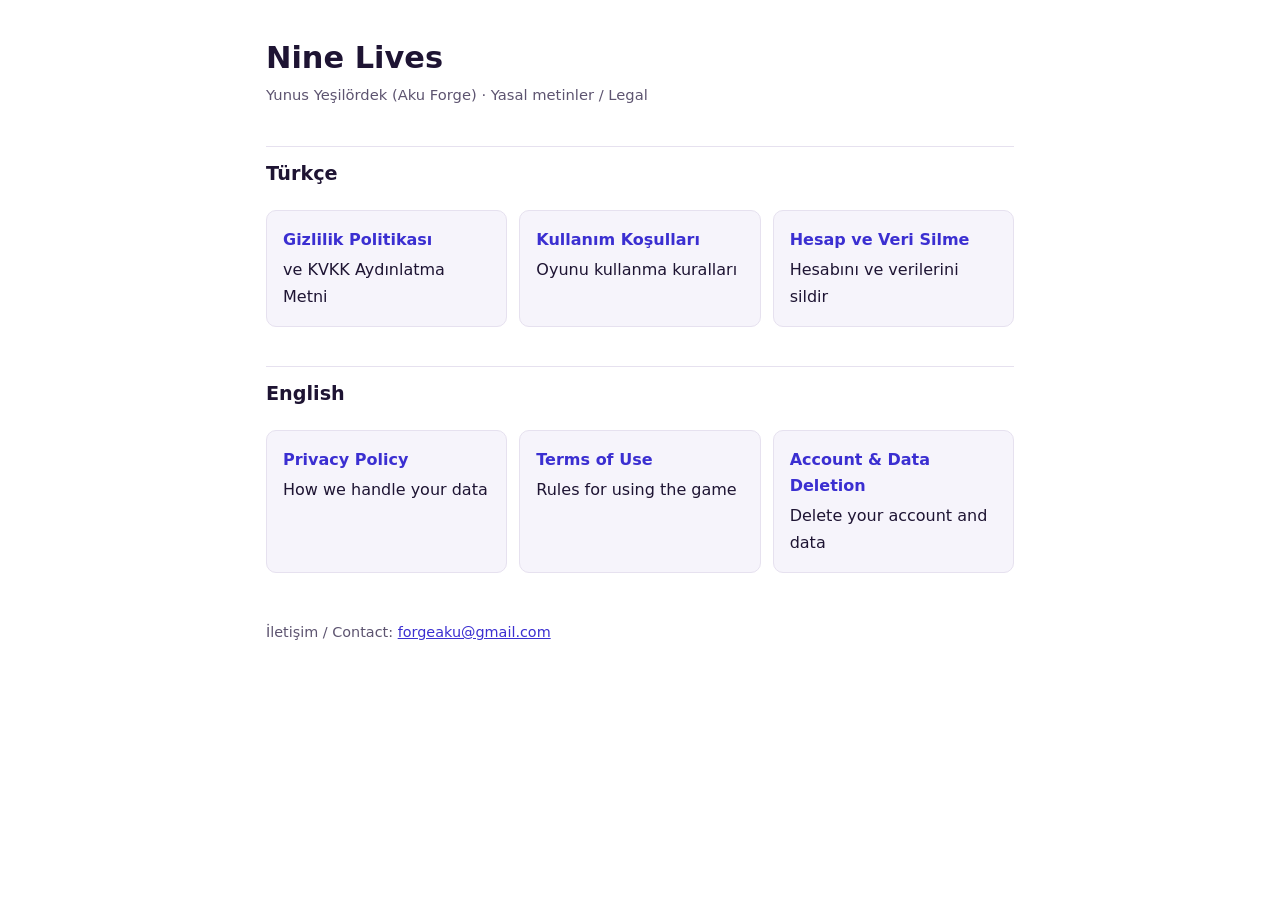
<file: index.html>
<!doctype html>
<html lang="tr">
<head>
<meta charset="utf-8">
<meta name="viewport" content="width=device-width, initial-scale=1">
<title>Nine Lives – Yasal Metinler</title>
<link rel="stylesheet" href="style.css">
</head>
<body>
<main>
  <h1>Nine Lives</h1>
  <p class="meta">Yunus Yeşilördek (Aku Forge) · Yasal metinler / Legal</p>

  <h2>Türkçe</h2>
  <div class="cards">
    <a href="gizlilik.html"><strong>Gizlilik Politikası</strong>ve KVKK Aydınlatma Metni</a>
    <a href="kosullar.html"><strong>Kullanım Koşulları</strong>Oyunu kullanma kuralları</a>
    <a href="hesap-silme.html"><strong>Hesap ve Veri Silme</strong>Hesabını ve verilerini sildir</a>
  </div>

  <h2>English</h2>
  <div class="cards">
    <a href="privacy.html"><strong>Privacy Policy</strong>How we handle your data</a>
    <a href="terms.html"><strong>Terms of Use</strong>Rules for using the game</a>
    <a href="account-deletion.html"><strong>Account &amp; Data Deletion</strong>Delete your account and data</a>
  </div>

  <footer>İletişim / Contact: <a href="mailto:forgeaku@gmail.com">forgeaku@gmail.com</a></footer>
</main>
</body>
</html>
</file>
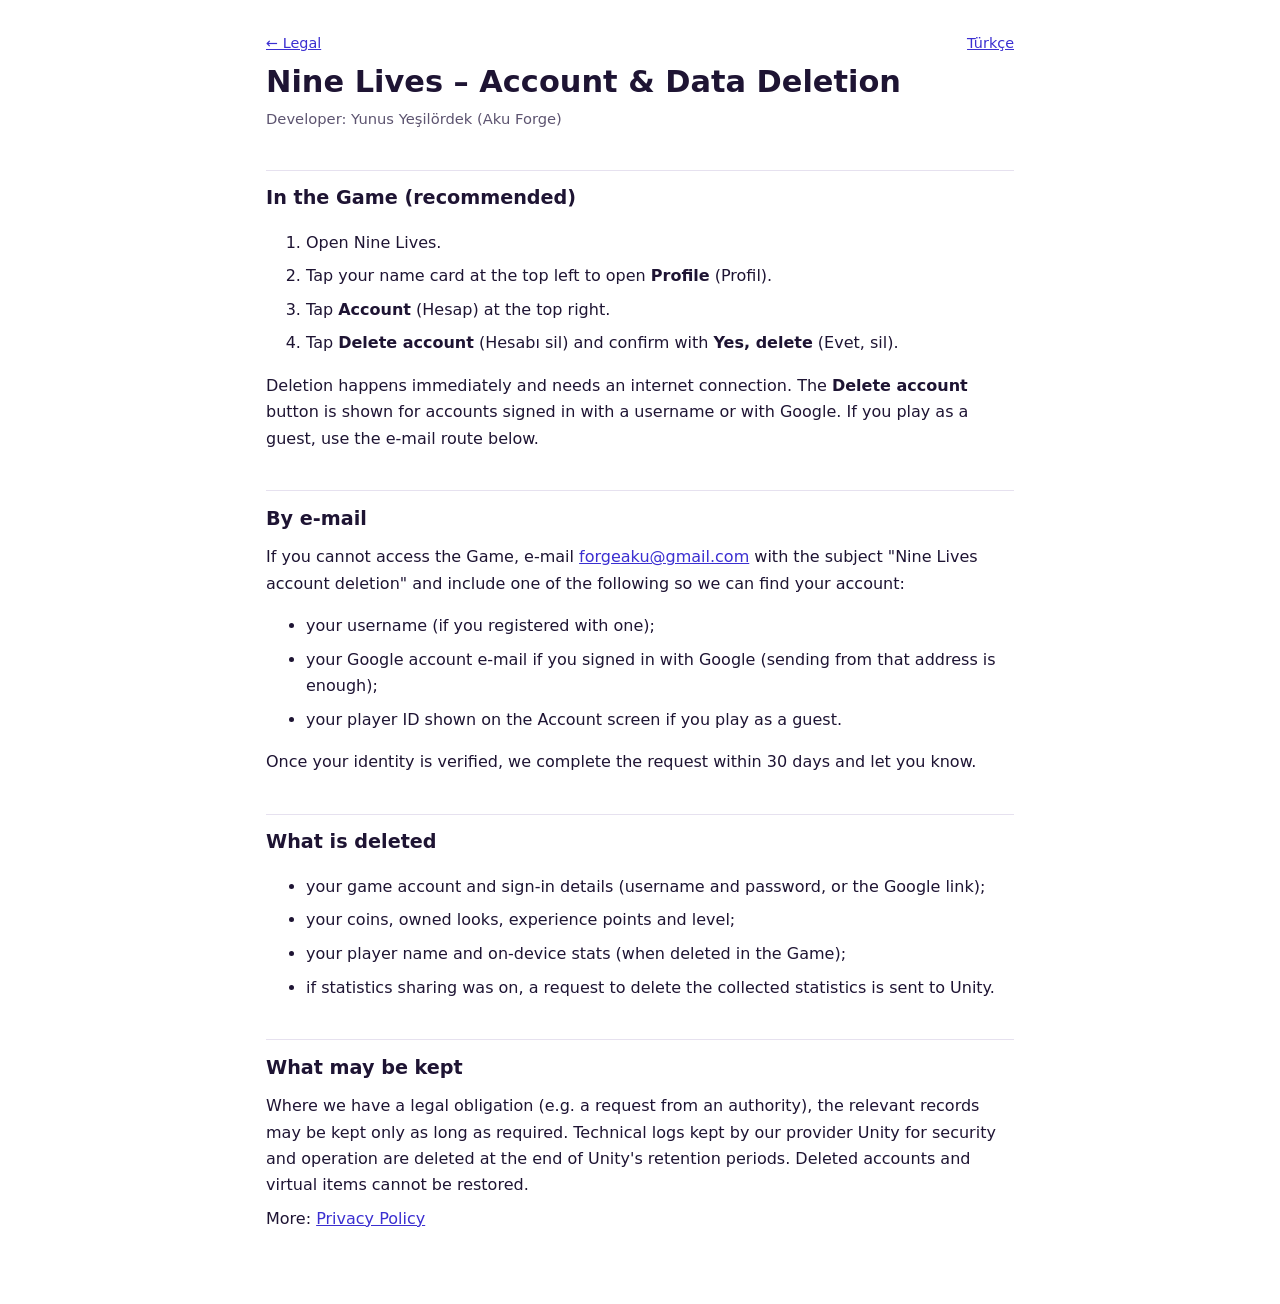
<file: account-deletion.html>
<!doctype html>
<html lang="en">
<head>
<meta charset="utf-8">
<meta name="viewport" content="width=device-width, initial-scale=1">
<title>Nine Lives – Account &amp; Data Deletion</title>
<link rel="stylesheet" href="style.css">
</head>
<body>
<main>
<header class="top"><a href="index.html">← Legal</a><a href="hesap-silme.html" lang="tr">Türkçe</a></header>
<h1>Nine Lives – Account &amp; Data Deletion</h1>
<p class="meta">Developer: Yunus Yeşilördek (Aku Forge)</p>

<h2>In the Game (recommended)</h2>
<ol>
  <li>Open Nine Lives.</li>
  <li>Tap your name card at the top left to open <strong>Profile</strong> (Profil).</li>
  <li>Tap <strong>Account</strong> (Hesap) at the top right.</li>
  <li>Tap <strong>Delete account</strong> (Hesabı sil) and confirm with <strong>Yes, delete</strong> (Evet, sil).</li>
</ol>
<p>Deletion happens immediately and needs an internet connection. The <strong>Delete account</strong> button is shown for accounts signed in with a username or with Google. If you play as a guest, use the e-mail route below.</p>

<h2>By e-mail</h2>
<p>If you cannot access the Game, e-mail <a href="mailto:forgeaku@gmail.com?subject=Nine%20Lives%20account%20deletion">forgeaku@gmail.com</a> with the subject "Nine Lives account deletion" and include one of the following so we can find your account:</p>
<ul>
  <li>your username (if you registered with one);</li>
  <li>your Google account e-mail if you signed in with Google (sending from that address is enough);</li>
  <li>your player ID shown on the Account screen if you play as a guest.</li>
</ul>
<p>Once your identity is verified, we complete the request within 30 days and let you know.</p>

<h2>What is deleted</h2>
<ul>
  <li>your game account and sign-in details (username and password, or the Google link);</li>
  <li>your coins, owned looks, experience points and level;</li>
  <li>your player name and on-device stats (when deleted in the Game);</li>
  <li>if statistics sharing was on, a request to delete the collected statistics is sent to Unity.</li>
</ul>

<h2>What may be kept</h2>
<p>Where we have a legal obligation (e.g. a request from an authority), the relevant records may be kept only as long as required. Technical logs kept by our provider Unity for security and operation are deleted at the end of Unity's retention periods. Deleted accounts and virtual items cannot be restored.</p>

<p>More: <a href="privacy.html">Privacy Policy</a></p>
</main>
</body>
</html>
</file>
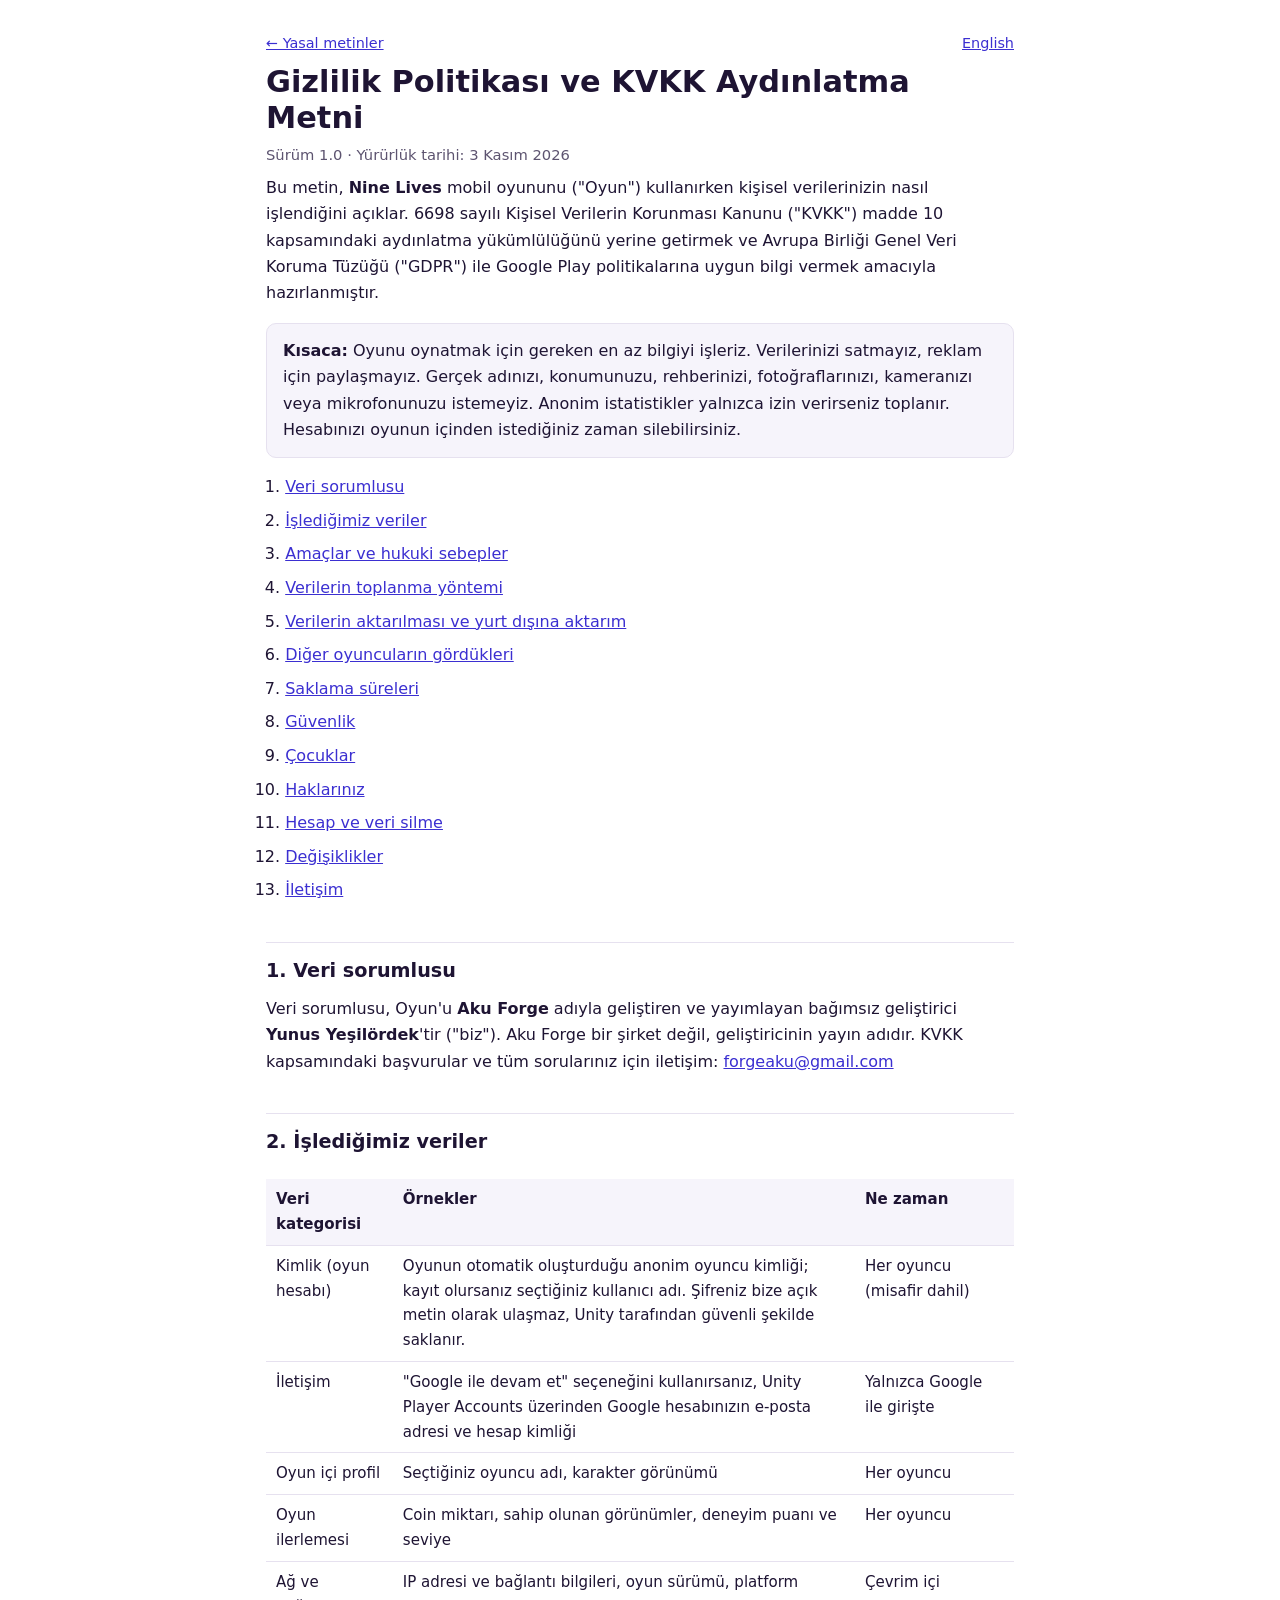
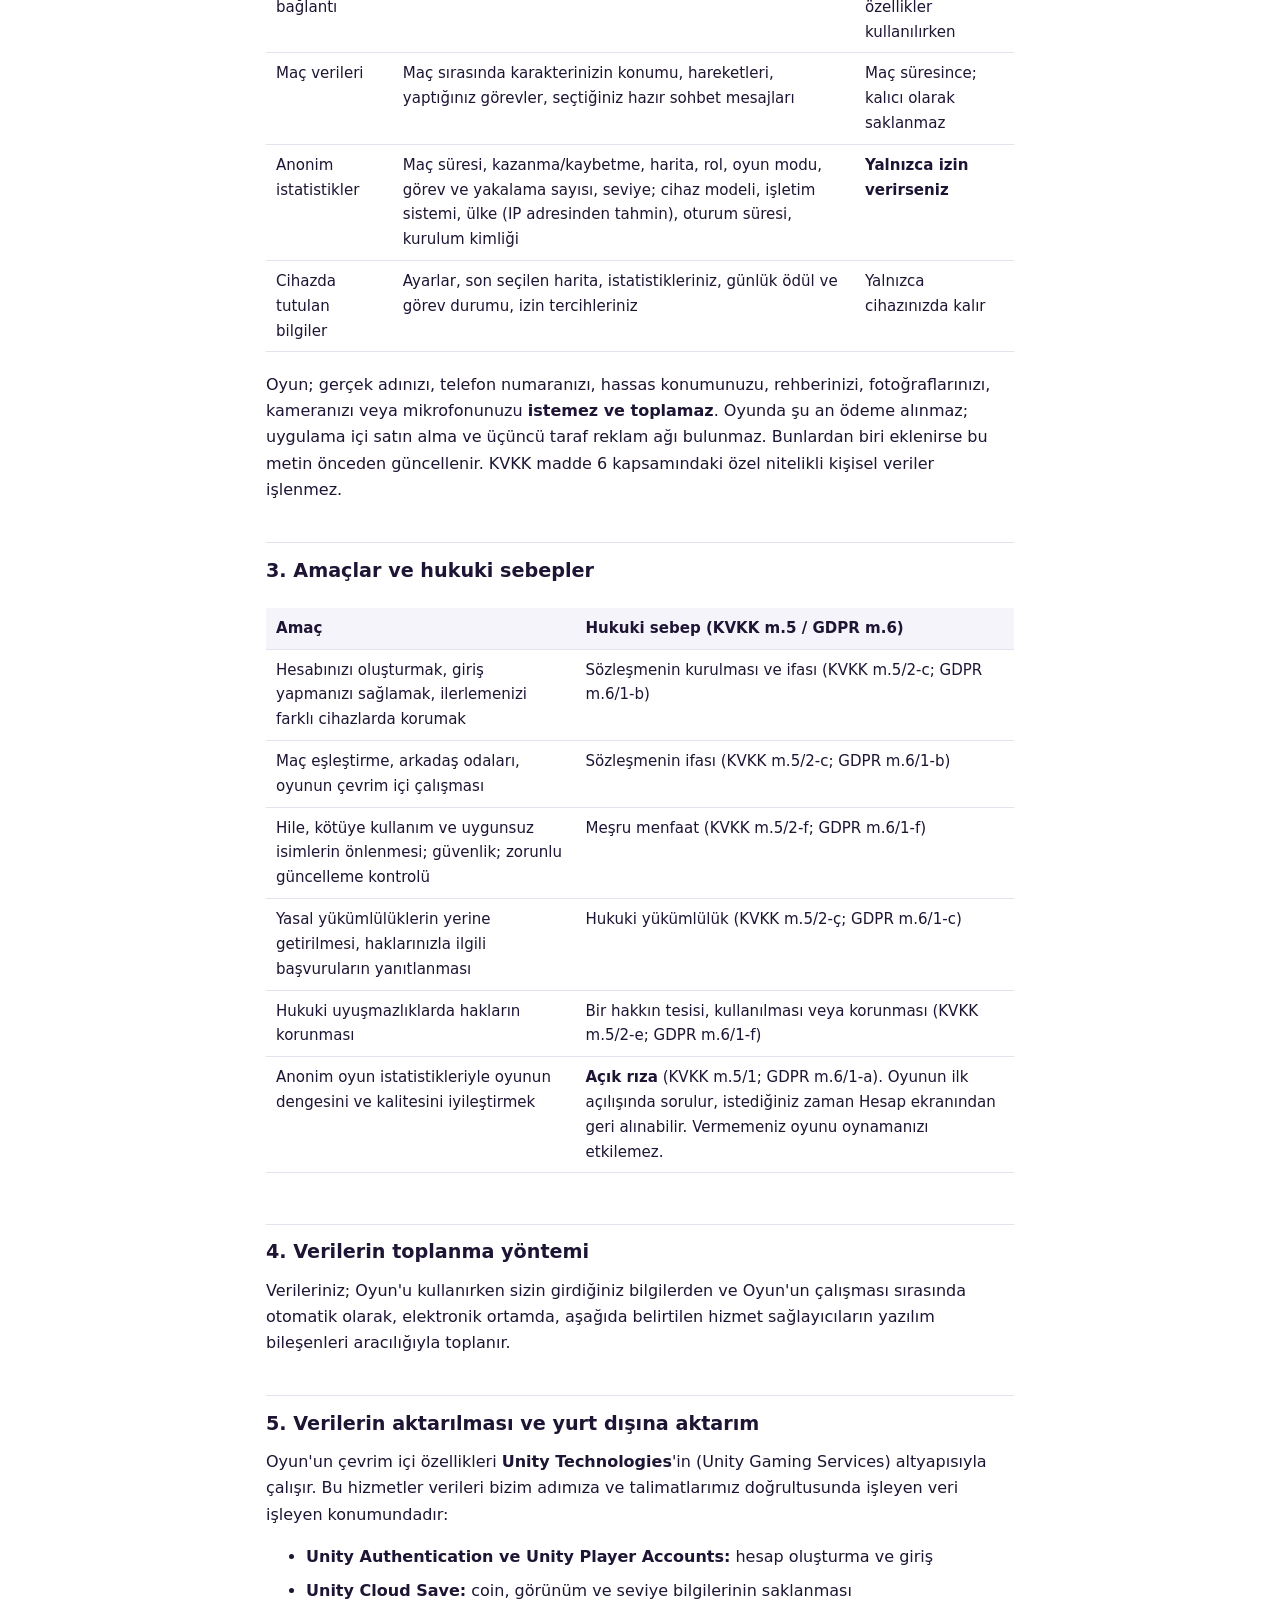
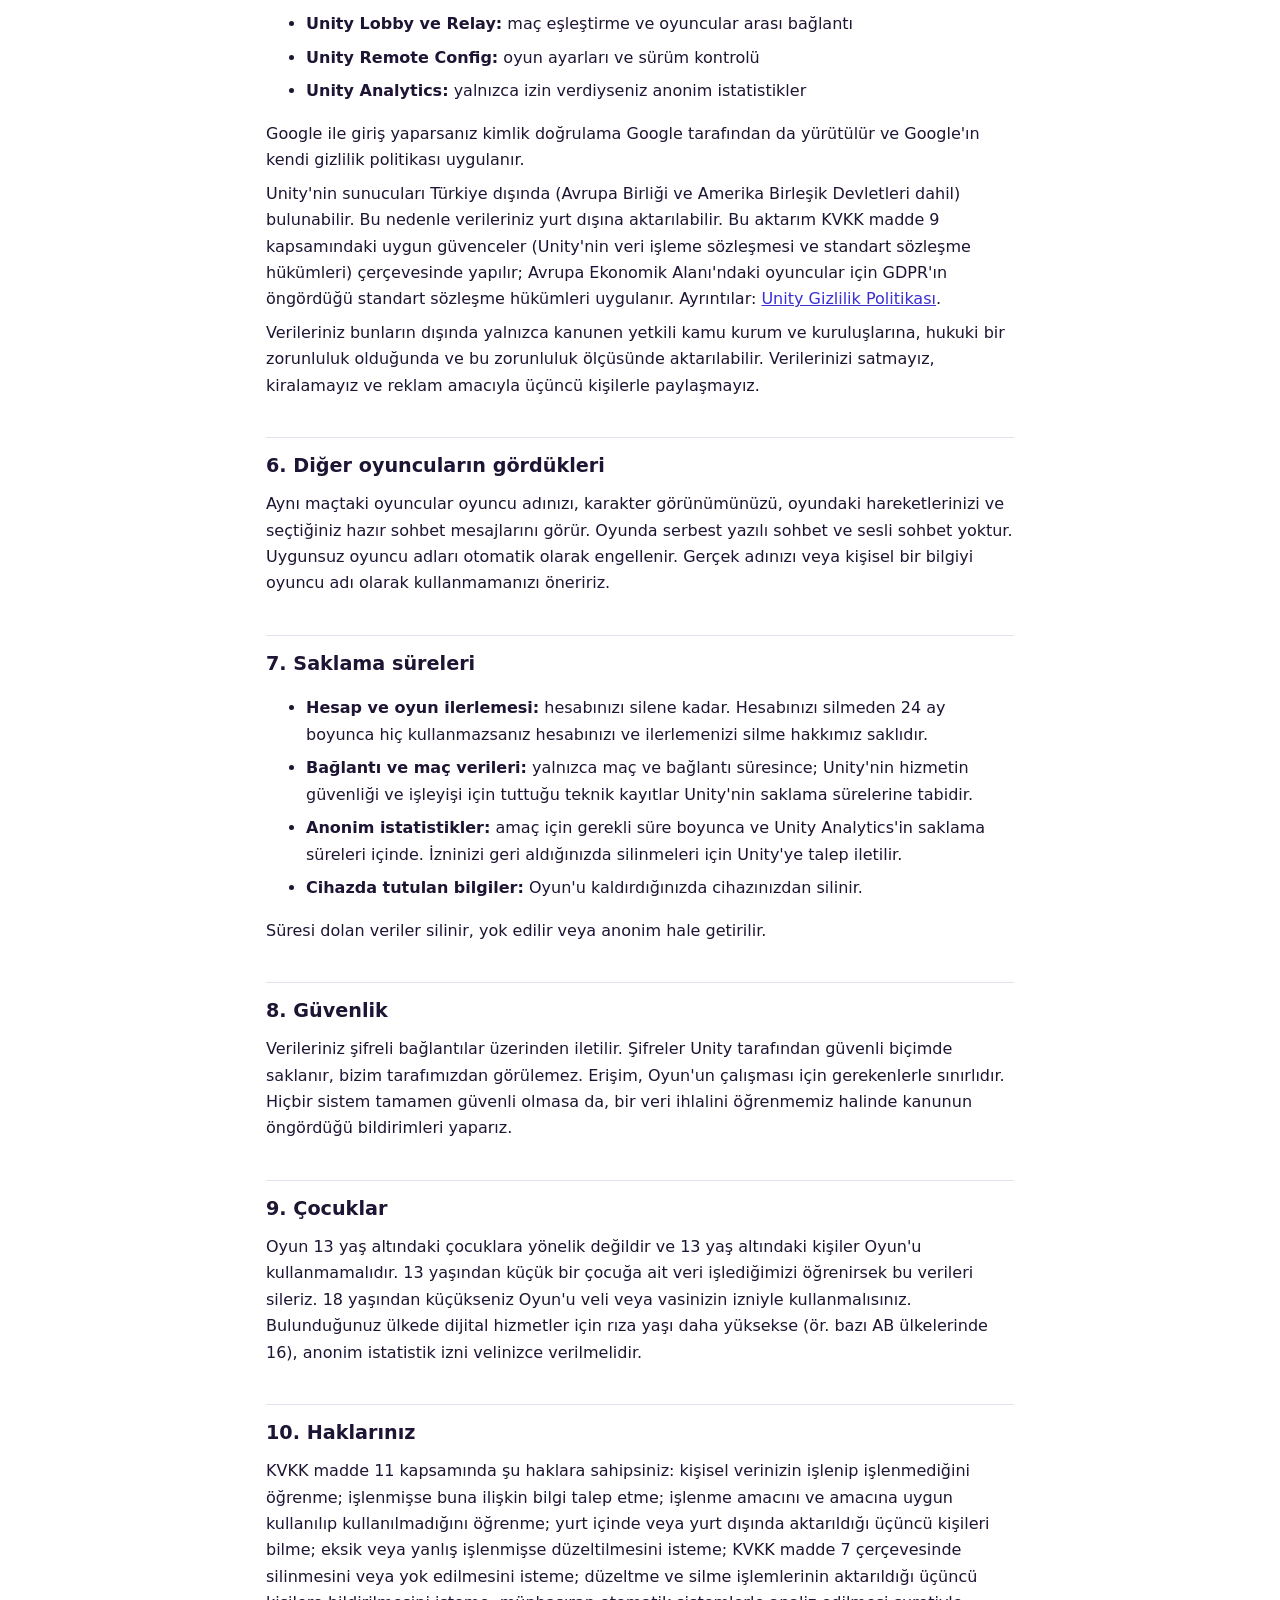
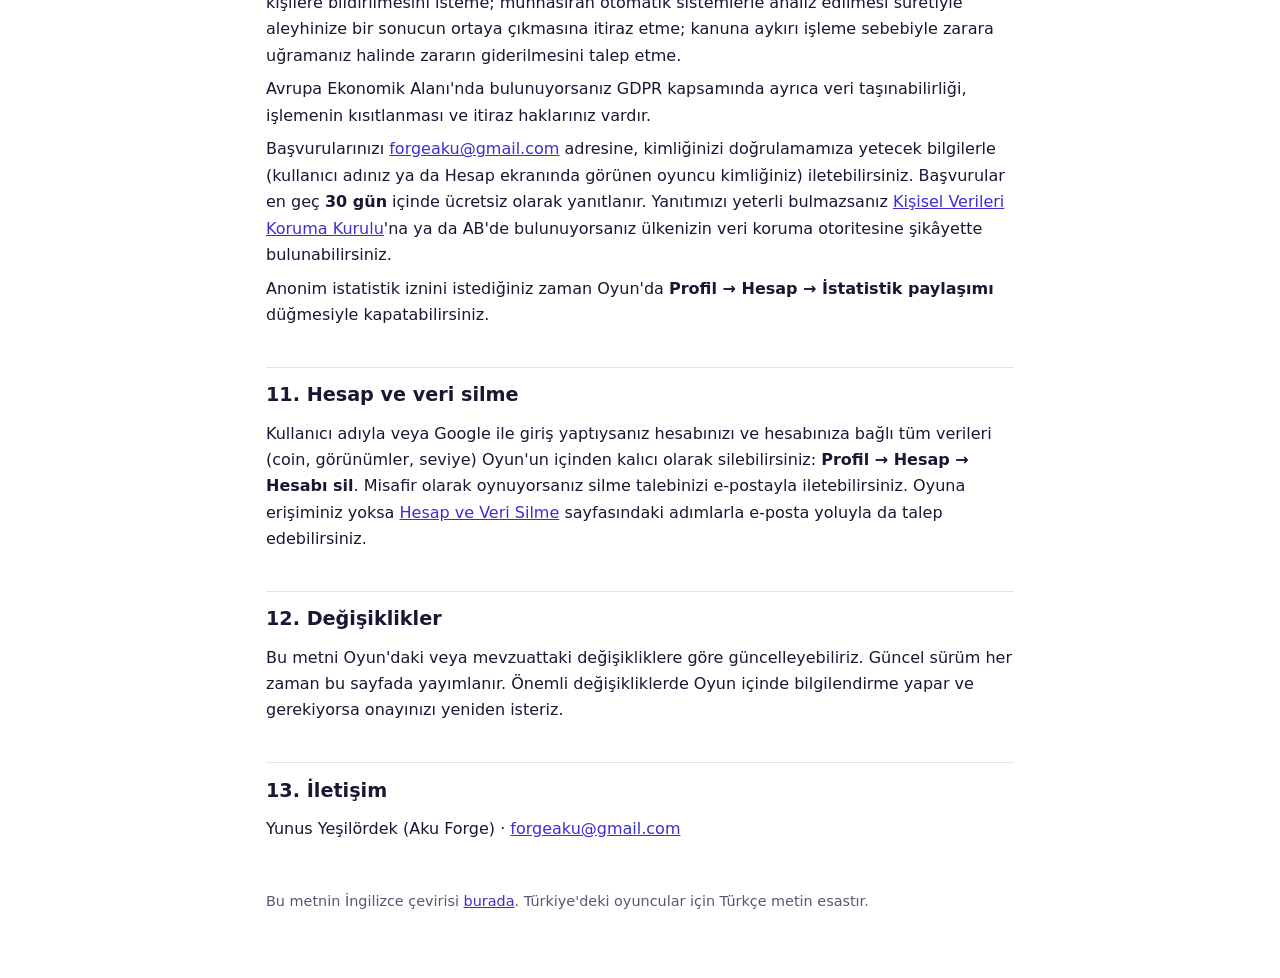
<file: gizlilik.html>
<!doctype html>
<html lang="tr">
<head>
<meta charset="utf-8">
<meta name="viewport" content="width=device-width, initial-scale=1">
<title>Nine Lives – Gizlilik Politikası ve KVKK Aydınlatma Metni</title>
<link rel="stylesheet" href="style.css">
</head>
<body>
<main>
<header class="top"><a href="index.html">← Yasal metinler</a><a href="privacy.html" lang="en">English</a></header>
<h1>Gizlilik Politikası ve KVKK Aydınlatma Metni</h1>
<p class="meta">Sürüm 1.0 · Yürürlük tarihi: 3 Kasım 2026</p>

<p>Bu metin, <strong>Nine Lives</strong> mobil oyununu ("Oyun") kullanırken kişisel verilerinizin nasıl işlendiğini açıklar. 6698 sayılı Kişisel Verilerin Korunması Kanunu ("KVKK") madde 10 kapsamındaki aydınlatma yükümlülüğünü yerine getirmek ve Avrupa Birliği Genel Veri Koruma Tüzüğü ("GDPR") ile Google Play politikalarına uygun bilgi vermek amacıyla hazırlanmıştır.</p>

<div class="box"><strong>Kısaca:</strong> Oyunu oynatmak için gereken en az bilgiyi işleriz. Verilerinizi satmayız, reklam için paylaşmayız. Gerçek adınızı, konumunuzu, rehberinizi, fotoğraflarınızı, kameranızı veya mikrofonunuzu istemeyiz. Anonim istatistikler yalnızca izin verirseniz toplanır. Hesabınızı oyunun içinden istediğiniz zaman silebilirsiniz.</div>

<nav class="toc"><ol>
  <li><a href="#sorumlu">Veri sorumlusu</a></li>
  <li><a href="#veriler">İşlediğimiz veriler</a></li>
  <li><a href="#amac">Amaçlar ve hukuki sebepler</a></li>
  <li><a href="#yontem">Verilerin toplanma yöntemi</a></li>
  <li><a href="#aktarim">Verilerin aktarılması ve yurt dışına aktarım</a></li>
  <li><a href="#diger">Diğer oyuncuların gördükleri</a></li>
  <li><a href="#saklama">Saklama süreleri</a></li>
  <li><a href="#guvenlik">Güvenlik</a></li>
  <li><a href="#cocuk">Çocuklar</a></li>
  <li><a href="#haklar">Haklarınız</a></li>
  <li><a href="#silme">Hesap ve veri silme</a></li>
  <li><a href="#degisiklik">Değişiklikler</a></li>
  <li><a href="#iletisim">İletişim</a></li>
</ol></nav>

<h2 id="sorumlu">1. Veri sorumlusu</h2>
<p>Veri sorumlusu, Oyun'u <strong>Aku Forge</strong> adıyla geliştiren ve yayımlayan bağımsız geliştirici <strong>Yunus Yeşilördek</strong>'tir ("biz"). Aku Forge bir şirket değil, geliştiricinin yayın adıdır. KVKK kapsamındaki başvurular ve tüm sorularınız için iletişim: <a href="mailto:forgeaku@gmail.com">forgeaku@gmail.com</a></p>

<h2 id="veriler">2. İşlediğimiz veriler</h2>
<div class="table-wrap"><table>
<tr><th>Veri kategorisi</th><th>Örnekler</th><th>Ne zaman</th></tr>
<tr><td>Kimlik (oyun hesabı)</td><td>Oyunun otomatik oluşturduğu anonim oyuncu kimliği; kayıt olursanız seçtiğiniz kullanıcı adı. Şifreniz bize açık metin olarak ulaşmaz, Unity tarafından güvenli şekilde saklanır.</td><td>Her oyuncu (misafir dahil)</td></tr>
<tr><td>İletişim</td><td>"Google ile devam et" seçeneğini kullanırsanız, Unity Player Accounts üzerinden Google hesabınızın e-posta adresi ve hesap kimliği</td><td>Yalnızca Google ile girişte</td></tr>
<tr><td>Oyun içi profil</td><td>Seçtiğiniz oyuncu adı, karakter görünümü</td><td>Her oyuncu</td></tr>
<tr><td>Oyun ilerlemesi</td><td>Coin miktarı, sahip olunan görünümler, deneyim puanı ve seviye</td><td>Her oyuncu</td></tr>
<tr><td>Ağ ve bağlantı</td><td>IP adresi ve bağlantı bilgileri, oyun sürümü, platform</td><td>Çevrim içi özellikler kullanılırken</td></tr>
<tr><td>Maç verileri</td><td>Maç sırasında karakterinizin konumu, hareketleri, yaptığınız görevler, seçtiğiniz hazır sohbet mesajları</td><td>Maç süresince; kalıcı olarak saklanmaz</td></tr>
<tr><td>Anonim istatistikler</td><td>Maç süresi, kazanma/kaybetme, harita, rol, oyun modu, görev ve yakalama sayısı, seviye; cihaz modeli, işletim sistemi, ülke (IP adresinden tahmin), oturum süresi, kurulum kimliği</td><td><strong>Yalnızca izin verirseniz</strong></td></tr>
<tr><td>Cihazda tutulan bilgiler</td><td>Ayarlar, son seçilen harita, istatistikleriniz, günlük ödül ve görev durumu, izin tercihleriniz</td><td>Yalnızca cihazınızda kalır</td></tr>
</table></div>
<p>Oyun; gerçek adınızı, telefon numaranızı, hassas konumunuzu, rehberinizi, fotoğraflarınızı, kameranızı veya mikrofonunuzu <strong>istemez ve toplamaz</strong>. Oyunda şu an ödeme alınmaz; uygulama içi satın alma ve üçüncü taraf reklam ağı bulunmaz. Bunlardan biri eklenirse bu metin önceden güncellenir. KVKK madde 6 kapsamındaki özel nitelikli kişisel veriler işlenmez.</p>

<h2 id="amac">3. Amaçlar ve hukuki sebepler</h2>
<div class="table-wrap"><table>
<tr><th>Amaç</th><th>Hukuki sebep (KVKK m.5 / GDPR m.6)</th></tr>
<tr><td>Hesabınızı oluşturmak, giriş yapmanızı sağlamak, ilerlemenizi farklı cihazlarda korumak</td><td>Sözleşmenin kurulması ve ifası (KVKK m.5/2-c; GDPR m.6/1-b)</td></tr>
<tr><td>Maç eşleştirme, arkadaş odaları, oyunun çevrim içi çalışması</td><td>Sözleşmenin ifası (KVKK m.5/2-c; GDPR m.6/1-b)</td></tr>
<tr><td>Hile, kötüye kullanım ve uygunsuz isimlerin önlenmesi; güvenlik; zorunlu güncelleme kontrolü</td><td>Meşru menfaat (KVKK m.5/2-f; GDPR m.6/1-f)</td></tr>
<tr><td>Yasal yükümlülüklerin yerine getirilmesi, haklarınızla ilgili başvuruların yanıtlanması</td><td>Hukuki yükümlülük (KVKK m.5/2-ç; GDPR m.6/1-c)</td></tr>
<tr><td>Hukuki uyuşmazlıklarda hakların korunması</td><td>Bir hakkın tesisi, kullanılması veya korunması (KVKK m.5/2-e; GDPR m.6/1-f)</td></tr>
<tr><td>Anonim oyun istatistikleriyle oyunun dengesini ve kalitesini iyileştirmek</td><td><strong>Açık rıza</strong> (KVKK m.5/1; GDPR m.6/1-a). Oyunun ilk açılışında sorulur, istediğiniz zaman Hesap ekranından geri alınabilir. Vermemeniz oyunu oynamanızı etkilemez.</td></tr>
</table></div>

<h2 id="yontem">4. Verilerin toplanma yöntemi</h2>
<p>Verileriniz; Oyun'u kullanırken sizin girdiğiniz bilgilerden ve Oyun'un çalışması sırasında otomatik olarak, elektronik ortamda, aşağıda belirtilen hizmet sağlayıcıların yazılım bileşenleri aracılığıyla toplanır.</p>

<h2 id="aktarim">5. Verilerin aktarılması ve yurt dışına aktarım</h2>
<p>Oyun'un çevrim içi özellikleri <strong>Unity Technologies</strong>'in (Unity Gaming Services) altyapısıyla çalışır. Bu hizmetler verileri bizim adımıza ve talimatlarımız doğrultusunda işleyen veri işleyen konumundadır:</p>
<ul>
  <li><strong>Unity Authentication ve Unity Player Accounts:</strong> hesap oluşturma ve giriş</li>
  <li><strong>Unity Cloud Save:</strong> coin, görünüm ve seviye bilgilerinin saklanması</li>
  <li><strong>Unity Lobby ve Relay:</strong> maç eşleştirme ve oyuncular arası bağlantı</li>
  <li><strong>Unity Remote Config:</strong> oyun ayarları ve sürüm kontrolü</li>
  <li><strong>Unity Analytics:</strong> yalnızca izin verdiyseniz anonim istatistikler</li>
</ul>
<p>Google ile giriş yaparsanız kimlik doğrulama Google tarafından da yürütülür ve Google'ın kendi gizlilik politikası uygulanır.</p>
<p>Unity'nin sunucuları Türkiye dışında (Avrupa Birliği ve Amerika Birleşik Devletleri dahil) bulunabilir. Bu nedenle verileriniz yurt dışına aktarılabilir. Bu aktarım KVKK madde 9 kapsamındaki uygun güvenceler (Unity'nin veri işleme sözleşmesi ve standart sözleşme hükümleri) çerçevesinde yapılır; Avrupa Ekonomik Alanı'ndaki oyuncular için GDPR'ın öngördüğü standart sözleşme hükümleri uygulanır. Ayrıntılar: <a href="https://unity.com/legal/privacy-policy">Unity Gizlilik Politikası</a>.</p>
<p>Verileriniz bunların dışında yalnızca kanunen yetkili kamu kurum ve kuruluşlarına, hukuki bir zorunluluk olduğunda ve bu zorunluluk ölçüsünde aktarılabilir. Verilerinizi satmayız, kiralamayız ve reklam amacıyla üçüncü kişilerle paylaşmayız.</p>

<h2 id="diger">6. Diğer oyuncuların gördükleri</h2>
<p>Aynı maçtaki oyuncular oyuncu adınızı, karakter görünümünüzü, oyundaki hareketlerinizi ve seçtiğiniz hazır sohbet mesajlarını görür. Oyunda serbest yazılı sohbet ve sesli sohbet yoktur. Uygunsuz oyuncu adları otomatik olarak engellenir. Gerçek adınızı veya kişisel bir bilgiyi oyuncu adı olarak kullanmamanızı öneririz.</p>

<h2 id="saklama">7. Saklama süreleri</h2>
<ul>
  <li><strong>Hesap ve oyun ilerlemesi:</strong> hesabınızı silene kadar. Hesabınızı silmeden 24 ay boyunca hiç kullanmazsanız hesabınızı ve ilerlemenizi silme hakkımız saklıdır.</li>
  <li><strong>Bağlantı ve maç verileri:</strong> yalnızca maç ve bağlantı süresince; Unity'nin hizmetin güvenliği ve işleyişi için tuttuğu teknik kayıtlar Unity'nin saklama sürelerine tabidir.</li>
  <li><strong>Anonim istatistikler:</strong> amaç için gerekli süre boyunca ve Unity Analytics'in saklama süreleri içinde. İzninizi geri aldığınızda silinmeleri için Unity'ye talep iletilir.</li>
  <li><strong>Cihazda tutulan bilgiler:</strong> Oyun'u kaldırdığınızda cihazınızdan silinir.</li>
</ul>
<p>Süresi dolan veriler silinir, yok edilir veya anonim hale getirilir.</p>

<h2 id="guvenlik">8. Güvenlik</h2>
<p>Verileriniz şifreli bağlantılar üzerinden iletilir. Şifreler Unity tarafından güvenli biçimde saklanır, bizim tarafımızdan görülemez. Erişim, Oyun'un çalışması için gerekenlerle sınırlıdır. Hiçbir sistem tamamen güvenli olmasa da, bir veri ihlalini öğrenmemiz halinde kanunun öngördüğü bildirimleri yaparız.</p>

<h2 id="cocuk">9. Çocuklar</h2>
<p>Oyun 13 yaş altındaki çocuklara yönelik değildir ve 13 yaş altındaki kişiler Oyun'u kullanmamalıdır. 13 yaşından küçük bir çocuğa ait veri işlediğimizi öğrenirsek bu verileri sileriz. 18 yaşından küçükseniz Oyun'u veli veya vasinizin izniyle kullanmalısınız. Bulunduğunuz ülkede dijital hizmetler için rıza yaşı daha yüksekse (ör. bazı AB ülkelerinde 16), anonim istatistik izni velinizce verilmelidir.</p>

<h2 id="haklar">10. Haklarınız</h2>
<p>KVKK madde 11 kapsamında şu haklara sahipsiniz: kişisel verinizin işlenip işlenmediğini öğrenme; işlenmişse buna ilişkin bilgi talep etme; işlenme amacını ve amacına uygun kullanılıp kullanılmadığını öğrenme; yurt içinde veya yurt dışında aktarıldığı üçüncü kişileri bilme; eksik veya yanlış işlenmişse düzeltilmesini isteme; KVKK madde 7 çerçevesinde silinmesini veya yok edilmesini isteme; düzeltme ve silme işlemlerinin aktarıldığı üçüncü kişilere bildirilmesini isteme; münhasıran otomatik sistemlerle analiz edilmesi suretiyle aleyhinize bir sonucun ortaya çıkmasına itiraz etme; kanuna aykırı işleme sebebiyle zarara uğramanız halinde zararın giderilmesini talep etme.</p>
<p>Avrupa Ekonomik Alanı'nda bulunuyorsanız GDPR kapsamında ayrıca veri taşınabilirliği, işlemenin kısıtlanması ve itiraz haklarınız vardır.</p>
<p>Başvurularınızı <a href="mailto:forgeaku@gmail.com">forgeaku@gmail.com</a> adresine, kimliğinizi doğrulamamıza yetecek bilgilerle (kullanıcı adınız ya da Hesap ekranında görünen oyuncu kimliğiniz) iletebilirsiniz. Başvurular en geç <strong>30 gün</strong> içinde ücretsiz olarak yanıtlanır. Yanıtımızı yeterli bulmazsanız <a href="https://www.kvkk.gov.tr">Kişisel Verileri Koruma Kurulu</a>'na ya da AB'de bulunuyorsanız ülkenizin veri koruma otoritesine şikâyette bulunabilirsiniz.</p>
<p>Anonim istatistik iznini istediğiniz zaman Oyun'da <strong>Profil → Hesap → İstatistik paylaşımı</strong> düğmesiyle kapatabilirsiniz.</p>

<h2 id="silme">11. Hesap ve veri silme</h2>
<p>Kullanıcı adıyla veya Google ile giriş yaptıysanız hesabınızı ve hesabınıza bağlı tüm verileri (coin, görünümler, seviye) Oyun'un içinden kalıcı olarak silebilirsiniz: <strong>Profil → Hesap → Hesabı sil</strong>. Misafir olarak oynuyorsanız silme talebinizi e-postayla iletebilirsiniz. Oyuna erişiminiz yoksa <a href="hesap-silme.html">Hesap ve Veri Silme</a> sayfasındaki adımlarla e-posta yoluyla da talep edebilirsiniz.</p>

<h2 id="degisiklik">12. Değişiklikler</h2>
<p>Bu metni Oyun'daki veya mevzuattaki değişikliklere göre güncelleyebiliriz. Güncel sürüm her zaman bu sayfada yayımlanır. Önemli değişikliklerde Oyun içinde bilgilendirme yapar ve gerekiyorsa onayınızı yeniden isteriz.</p>

<h2 id="iletisim">13. İletişim</h2>
<p>Yunus Yeşilördek (Aku Forge) · <a href="mailto:forgeaku@gmail.com">forgeaku@gmail.com</a></p>

<footer>Bu metnin İngilizce çevirisi <a href="privacy.html">burada</a>. Türkiye'deki oyuncular için Türkçe metin esastır.</footer>
</main>
</body>
</html>
</file>
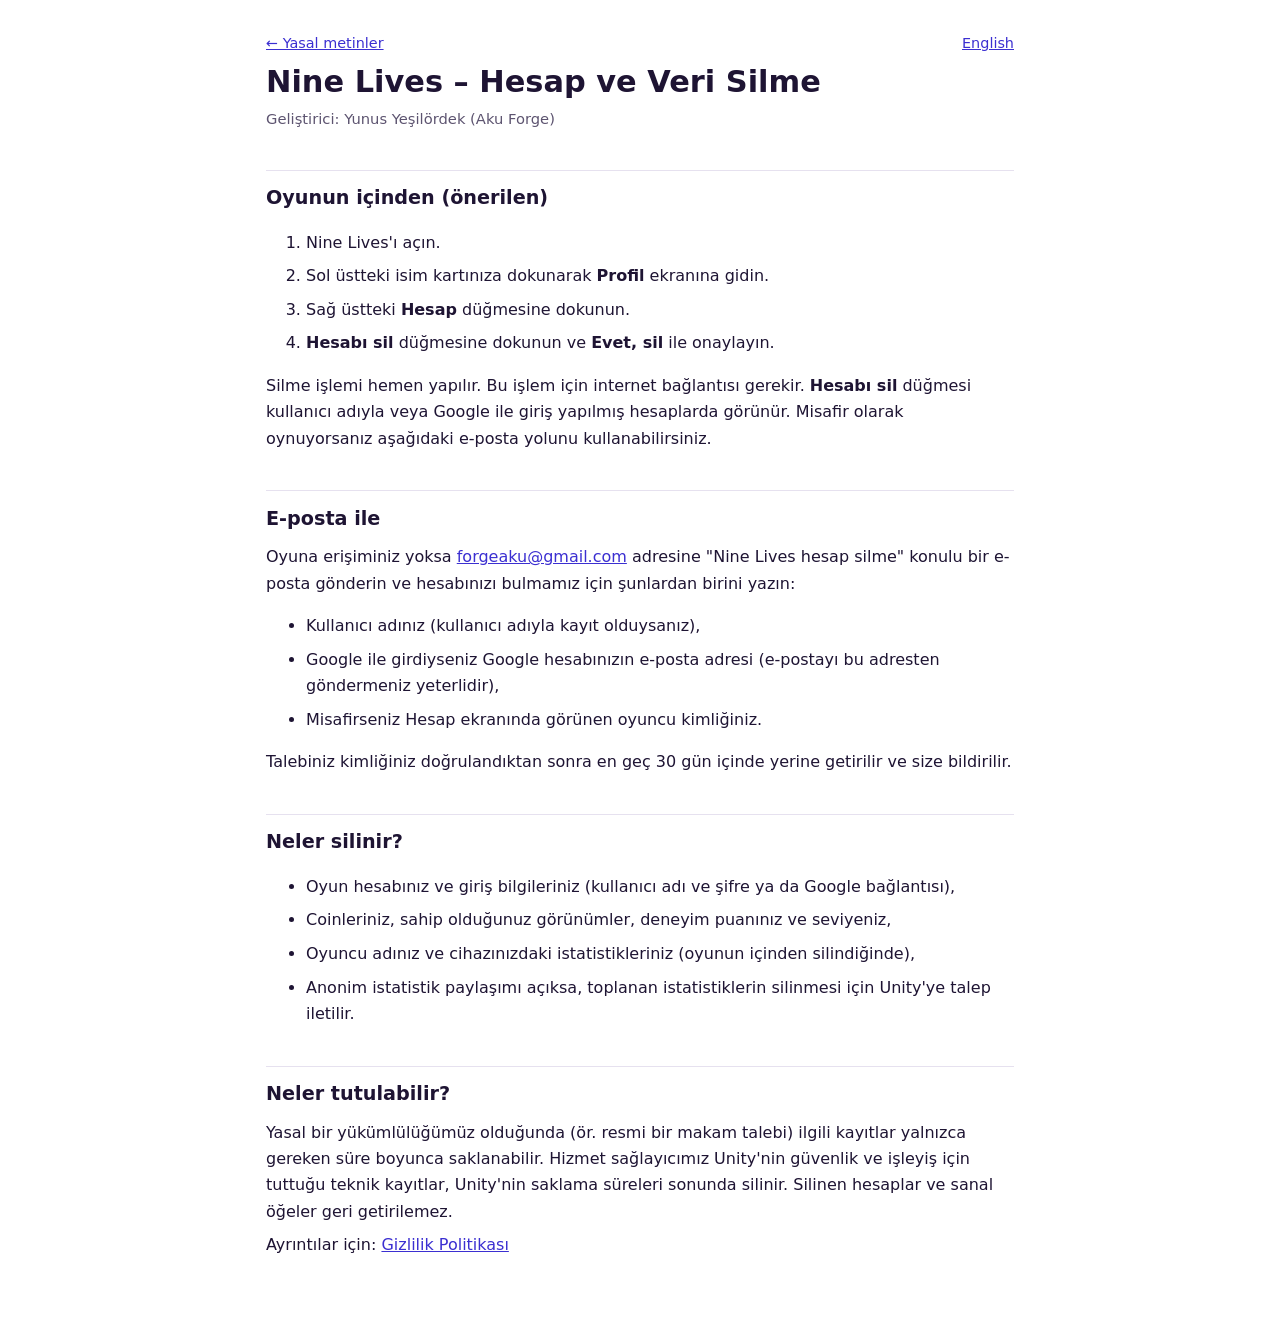
<file: hesap-silme.html>
<!doctype html>
<html lang="tr">
<head>
<meta charset="utf-8">
<meta name="viewport" content="width=device-width, initial-scale=1">
<title>Nine Lives – Hesap ve Veri Silme</title>
<link rel="stylesheet" href="style.css">
</head>
<body>
<main>
<header class="top"><a href="index.html">← Yasal metinler</a><a href="account-deletion.html" lang="en">English</a></header>
<h1>Nine Lives – Hesap ve Veri Silme</h1>
<p class="meta">Geliştirici: Yunus Yeşilördek (Aku Forge)</p>

<h2>Oyunun içinden (önerilen)</h2>
<ol>
  <li>Nine Lives'ı açın.</li>
  <li>Sol üstteki isim kartınıza dokunarak <strong>Profil</strong> ekranına gidin.</li>
  <li>Sağ üstteki <strong>Hesap</strong> düğmesine dokunun.</li>
  <li><strong>Hesabı sil</strong> düğmesine dokunun ve <strong>Evet, sil</strong> ile onaylayın.</li>
</ol>
<p>Silme işlemi hemen yapılır. Bu işlem için internet bağlantısı gerekir. <strong>Hesabı sil</strong> düğmesi kullanıcı adıyla veya Google ile giriş yapılmış hesaplarda görünür. Misafir olarak oynuyorsanız aşağıdaki e-posta yolunu kullanabilirsiniz.</p>

<h2>E-posta ile</h2>
<p>Oyuna erişiminiz yoksa <a href="mailto:forgeaku@gmail.com?subject=Nine%20Lives%20hesap%20silme">forgeaku@gmail.com</a> adresine "Nine Lives hesap silme" konulu bir e-posta gönderin ve hesabınızı bulmamız için şunlardan birini yazın:</p>
<ul>
  <li>Kullanıcı adınız (kullanıcı adıyla kayıt olduysanız),</li>
  <li>Google ile girdiyseniz Google hesabınızın e-posta adresi (e-postayı bu adresten göndermeniz yeterlidir),</li>
  <li>Misafirseniz Hesap ekranında görünen oyuncu kimliğiniz.</li>
</ul>
<p>Talebiniz kimliğiniz doğrulandıktan sonra en geç 30 gün içinde yerine getirilir ve size bildirilir.</p>

<h2>Neler silinir?</h2>
<ul>
  <li>Oyun hesabınız ve giriş bilgileriniz (kullanıcı adı ve şifre ya da Google bağlantısı),</li>
  <li>Coinleriniz, sahip olduğunuz görünümler, deneyim puanınız ve seviyeniz,</li>
  <li>Oyuncu adınız ve cihazınızdaki istatistikleriniz (oyunun içinden silindiğinde),</li>
  <li>Anonim istatistik paylaşımı açıksa, toplanan istatistiklerin silinmesi için Unity'ye talep iletilir.</li>
</ul>

<h2>Neler tutulabilir?</h2>
<p>Yasal bir yükümlülüğümüz olduğunda (ör. resmi bir makam talebi) ilgili kayıtlar yalnızca gereken süre boyunca saklanabilir. Hizmet sağlayıcımız Unity'nin güvenlik ve işleyiş için tuttuğu teknik kayıtlar, Unity'nin saklama süreleri sonunda silinir. Silinen hesaplar ve sanal öğeler geri getirilemez.</p>

<p>Ayrıntılar için: <a href="gizlilik.html">Gizlilik Politikası</a></p>
</main>
</body>
</html>
</file>
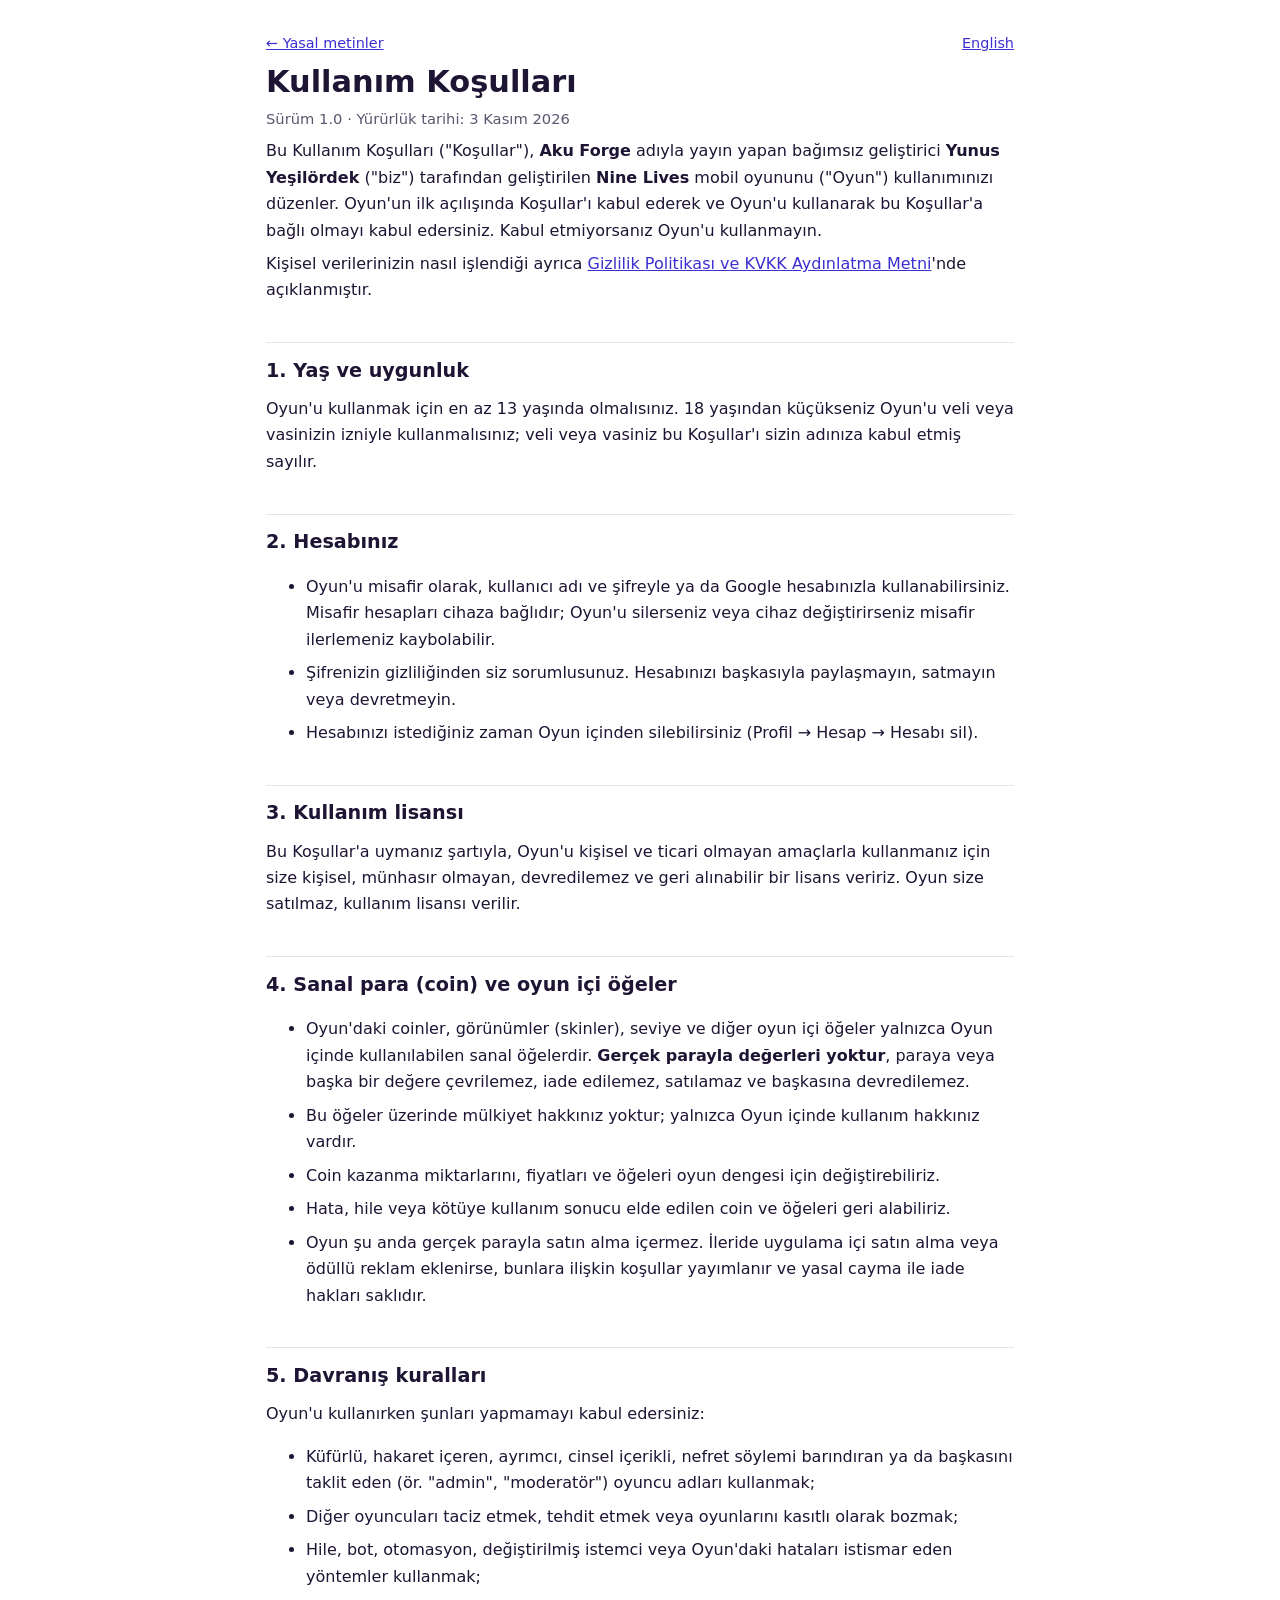
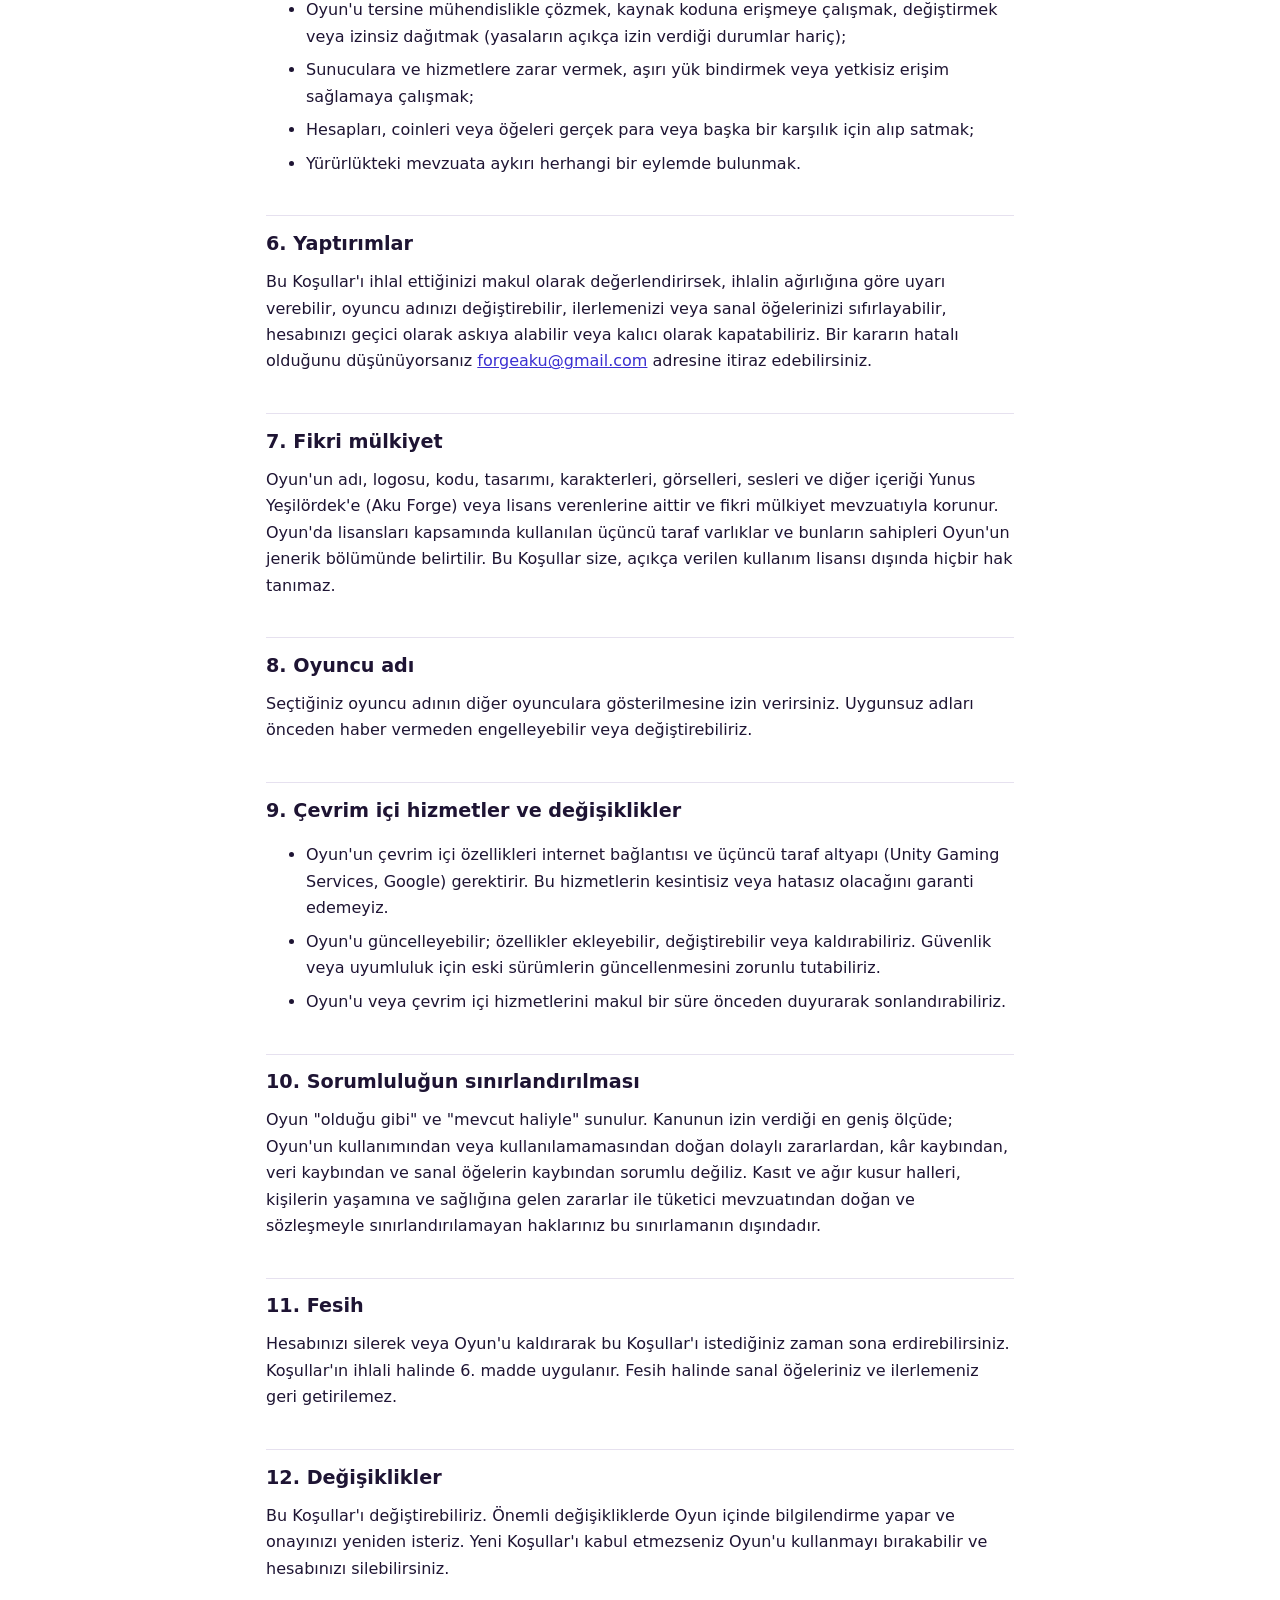
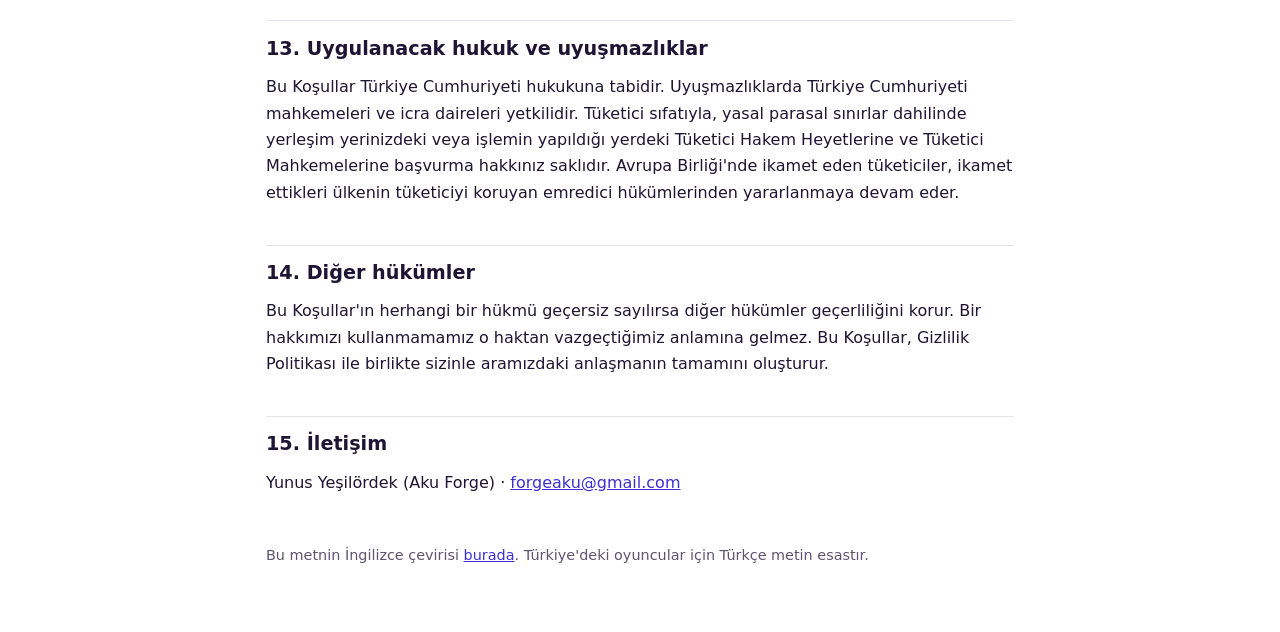
<file: kosullar.html>
<!doctype html>
<html lang="tr">
<head>
<meta charset="utf-8">
<meta name="viewport" content="width=device-width, initial-scale=1">
<title>Nine Lives – Kullanım Koşulları</title>
<link rel="stylesheet" href="style.css">
</head>
<body>
<main>
<header class="top"><a href="index.html">← Yasal metinler</a><a href="terms.html" lang="en">English</a></header>
<h1>Kullanım Koşulları</h1>
<p class="meta">Sürüm 1.0 · Yürürlük tarihi: 3 Kasım 2026</p>

<p>Bu Kullanım Koşulları ("Koşullar"), <strong>Aku Forge</strong> adıyla yayın yapan bağımsız geliştirici <strong>Yunus Yeşilördek</strong> ("biz") tarafından geliştirilen <strong>Nine Lives</strong> mobil oyununu ("Oyun") kullanımınızı düzenler. Oyun'un ilk açılışında Koşullar'ı kabul ederek ve Oyun'u kullanarak bu Koşullar'a bağlı olmayı kabul edersiniz. Kabul etmiyorsanız Oyun'u kullanmayın.</p>
<p>Kişisel verilerinizin nasıl işlendiği ayrıca <a href="gizlilik.html">Gizlilik Politikası ve KVKK Aydınlatma Metni</a>'nde açıklanmıştır.</p>

<h2>1. Yaş ve uygunluk</h2>
<p>Oyun'u kullanmak için en az 13 yaşında olmalısınız. 18 yaşından küçükseniz Oyun'u veli veya vasinizin izniyle kullanmalısınız; veli veya vasiniz bu Koşullar'ı sizin adınıza kabul etmiş sayılır.</p>

<h2>2. Hesabınız</h2>
<ul>
  <li>Oyun'u misafir olarak, kullanıcı adı ve şifreyle ya da Google hesabınızla kullanabilirsiniz. Misafir hesapları cihaza bağlıdır; Oyun'u silerseniz veya cihaz değiştirirseniz misafir ilerlemeniz kaybolabilir.</li>
  <li>Şifrenizin gizliliğinden siz sorumlusunuz. Hesabınızı başkasıyla paylaşmayın, satmayın veya devretmeyin.</li>
  <li>Hesabınızı istediğiniz zaman Oyun içinden silebilirsiniz (Profil → Hesap → Hesabı sil).</li>
</ul>

<h2>3. Kullanım lisansı</h2>
<p>Bu Koşullar'a uymanız şartıyla, Oyun'u kişisel ve ticari olmayan amaçlarla kullanmanız için size kişisel, münhasır olmayan, devredilemez ve geri alınabilir bir lisans veririz. Oyun size satılmaz, kullanım lisansı verilir.</p>

<h2>4. Sanal para (coin) ve oyun içi öğeler</h2>
<ul>
  <li>Oyun'daki coinler, görünümler (skinler), seviye ve diğer oyun içi öğeler yalnızca Oyun içinde kullanılabilen sanal öğelerdir. <strong>Gerçek parayla değerleri yoktur</strong>, paraya veya başka bir değere çevrilemez, iade edilemez, satılamaz ve başkasına devredilemez.</li>
  <li>Bu öğeler üzerinde mülkiyet hakkınız yoktur; yalnızca Oyun içinde kullanım hakkınız vardır.</li>
  <li>Coin kazanma miktarlarını, fiyatları ve öğeleri oyun dengesi için değiştirebiliriz.</li>
  <li>Hata, hile veya kötüye kullanım sonucu elde edilen coin ve öğeleri geri alabiliriz.</li>
  <li>Oyun şu anda gerçek parayla satın alma içermez. İleride uygulama içi satın alma veya ödüllü reklam eklenirse, bunlara ilişkin koşullar yayımlanır ve yasal cayma ile iade hakları saklıdır.</li>
</ul>

<h2>5. Davranış kuralları</h2>
<p>Oyun'u kullanırken şunları yapmamayı kabul edersiniz:</p>
<ul>
  <li>Küfürlü, hakaret içeren, ayrımcı, cinsel içerikli, nefret söylemi barındıran ya da başkasını taklit eden (ör. "admin", "moderatör") oyuncu adları kullanmak;</li>
  <li>Diğer oyuncuları taciz etmek, tehdit etmek veya oyunlarını kasıtlı olarak bozmak;</li>
  <li>Hile, bot, otomasyon, değiştirilmiş istemci veya Oyun'daki hataları istismar eden yöntemler kullanmak;</li>
  <li>Oyun'u tersine mühendislikle çözmek, kaynak koduna erişmeye çalışmak, değiştirmek veya izinsiz dağıtmak (yasaların açıkça izin verdiği durumlar hariç);</li>
  <li>Sunuculara ve hizmetlere zarar vermek, aşırı yük bindirmek veya yetkisiz erişim sağlamaya çalışmak;</li>
  <li>Hesapları, coinleri veya öğeleri gerçek para veya başka bir karşılık için alıp satmak;</li>
  <li>Yürürlükteki mevzuata aykırı herhangi bir eylemde bulunmak.</li>
</ul>

<h2>6. Yaptırımlar</h2>
<p>Bu Koşullar'ı ihlal ettiğinizi makul olarak değerlendirirsek, ihlalin ağırlığına göre uyarı verebilir, oyuncu adınızı değiştirebilir, ilerlemenizi veya sanal öğelerinizi sıfırlayabilir, hesabınızı geçici olarak askıya alabilir veya kalıcı olarak kapatabiliriz. Bir kararın hatalı olduğunu düşünüyorsanız <a href="mailto:forgeaku@gmail.com">forgeaku@gmail.com</a> adresine itiraz edebilirsiniz.</p>

<h2>7. Fikri mülkiyet</h2>
<p>Oyun'un adı, logosu, kodu, tasarımı, karakterleri, görselleri, sesleri ve diğer içeriği Yunus Yeşilördek'e (Aku Forge) veya lisans verenlerine aittir ve fikri mülkiyet mevzuatıyla korunur. Oyun'da lisansları kapsamında kullanılan üçüncü taraf varlıklar ve bunların sahipleri Oyun'un jenerik bölümünde belirtilir. Bu Koşullar size, açıkça verilen kullanım lisansı dışında hiçbir hak tanımaz.</p>

<h2>8. Oyuncu adı</h2>
<p>Seçtiğiniz oyuncu adının diğer oyunculara gösterilmesine izin verirsiniz. Uygunsuz adları önceden haber vermeden engelleyebilir veya değiştirebiliriz.</p>

<h2>9. Çevrim içi hizmetler ve değişiklikler</h2>
<ul>
  <li>Oyun'un çevrim içi özellikleri internet bağlantısı ve üçüncü taraf altyapı (Unity Gaming Services, Google) gerektirir. Bu hizmetlerin kesintisiz veya hatasız olacağını garanti edemeyiz.</li>
  <li>Oyun'u güncelleyebilir; özellikler ekleyebilir, değiştirebilir veya kaldırabiliriz. Güvenlik veya uyumluluk için eski sürümlerin güncellenmesini zorunlu tutabiliriz.</li>
  <li>Oyun'u veya çevrim içi hizmetlerini makul bir süre önceden duyurarak sonlandırabiliriz.</li>
</ul>

<h2>10. Sorumluluğun sınırlandırılması</h2>
<p>Oyun "olduğu gibi" ve "mevcut haliyle" sunulur. Kanunun izin verdiği en geniş ölçüde; Oyun'un kullanımından veya kullanılamamasından doğan dolaylı zararlardan, kâr kaybından, veri kaybından ve sanal öğelerin kaybından sorumlu değiliz. Kasıt ve ağır kusur halleri, kişilerin yaşamına ve sağlığına gelen zararlar ile tüketici mevzuatından doğan ve sözleşmeyle sınırlandırılamayan haklarınız bu sınırlamanın dışındadır.</p>

<h2>11. Fesih</h2>
<p>Hesabınızı silerek veya Oyun'u kaldırarak bu Koşullar'ı istediğiniz zaman sona erdirebilirsiniz. Koşullar'ın ihlali halinde 6. madde uygulanır. Fesih halinde sanal öğeleriniz ve ilerlemeniz geri getirilemez.</p>

<h2>12. Değişiklikler</h2>
<p>Bu Koşullar'ı değiştirebiliriz. Önemli değişikliklerde Oyun içinde bilgilendirme yapar ve onayınızı yeniden isteriz. Yeni Koşullar'ı kabul etmezseniz Oyun'u kullanmayı bırakabilir ve hesabınızı silebilirsiniz.</p>

<h2>13. Uygulanacak hukuk ve uyuşmazlıklar</h2>
<p>Bu Koşullar Türkiye Cumhuriyeti hukukuna tabidir. Uyuşmazlıklarda Türkiye Cumhuriyeti mahkemeleri ve icra daireleri yetkilidir. Tüketici sıfatıyla, yasal parasal sınırlar dahilinde yerleşim yerinizdeki veya işlemin yapıldığı yerdeki Tüketici Hakem Heyetlerine ve Tüketici Mahkemelerine başvurma hakkınız saklıdır. Avrupa Birliği'nde ikamet eden tüketiciler, ikamet ettikleri ülkenin tüketiciyi koruyan emredici hükümlerinden yararlanmaya devam eder.</p>

<h2>14. Diğer hükümler</h2>
<p>Bu Koşullar'ın herhangi bir hükmü geçersiz sayılırsa diğer hükümler geçerliliğini korur. Bir hakkımızı kullanmamamız o haktan vazgeçtiğimiz anlamına gelmez. Bu Koşullar, Gizlilik Politikası ile birlikte sizinle aramızdaki anlaşmanın tamamını oluşturur.</p>

<h2>15. İletişim</h2>
<p>Yunus Yeşilördek (Aku Forge) · <a href="mailto:forgeaku@gmail.com">forgeaku@gmail.com</a></p>

<footer>Bu metnin İngilizce çevirisi <a href="terms.html">burada</a>. Türkiye'deki oyuncular için Türkçe metin esastır.</footer>
</main>
</body>
</html>
</file>
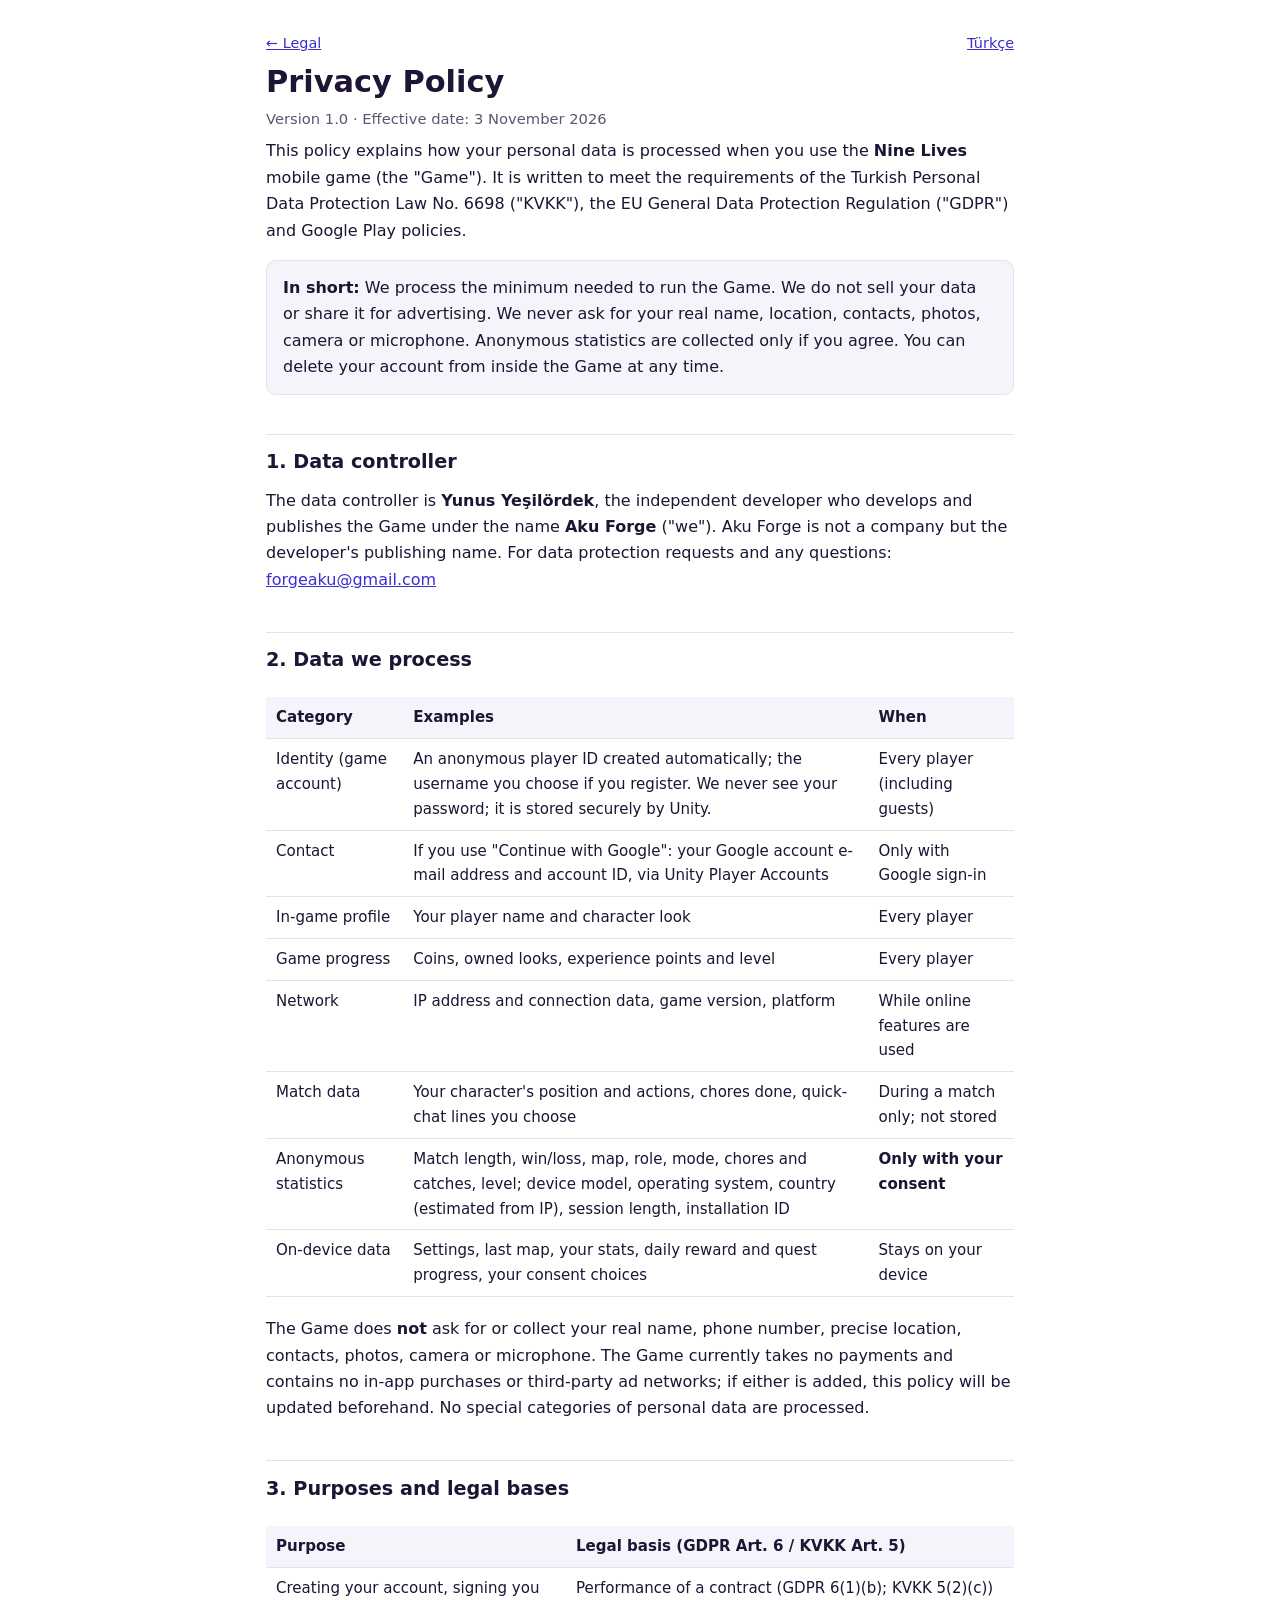
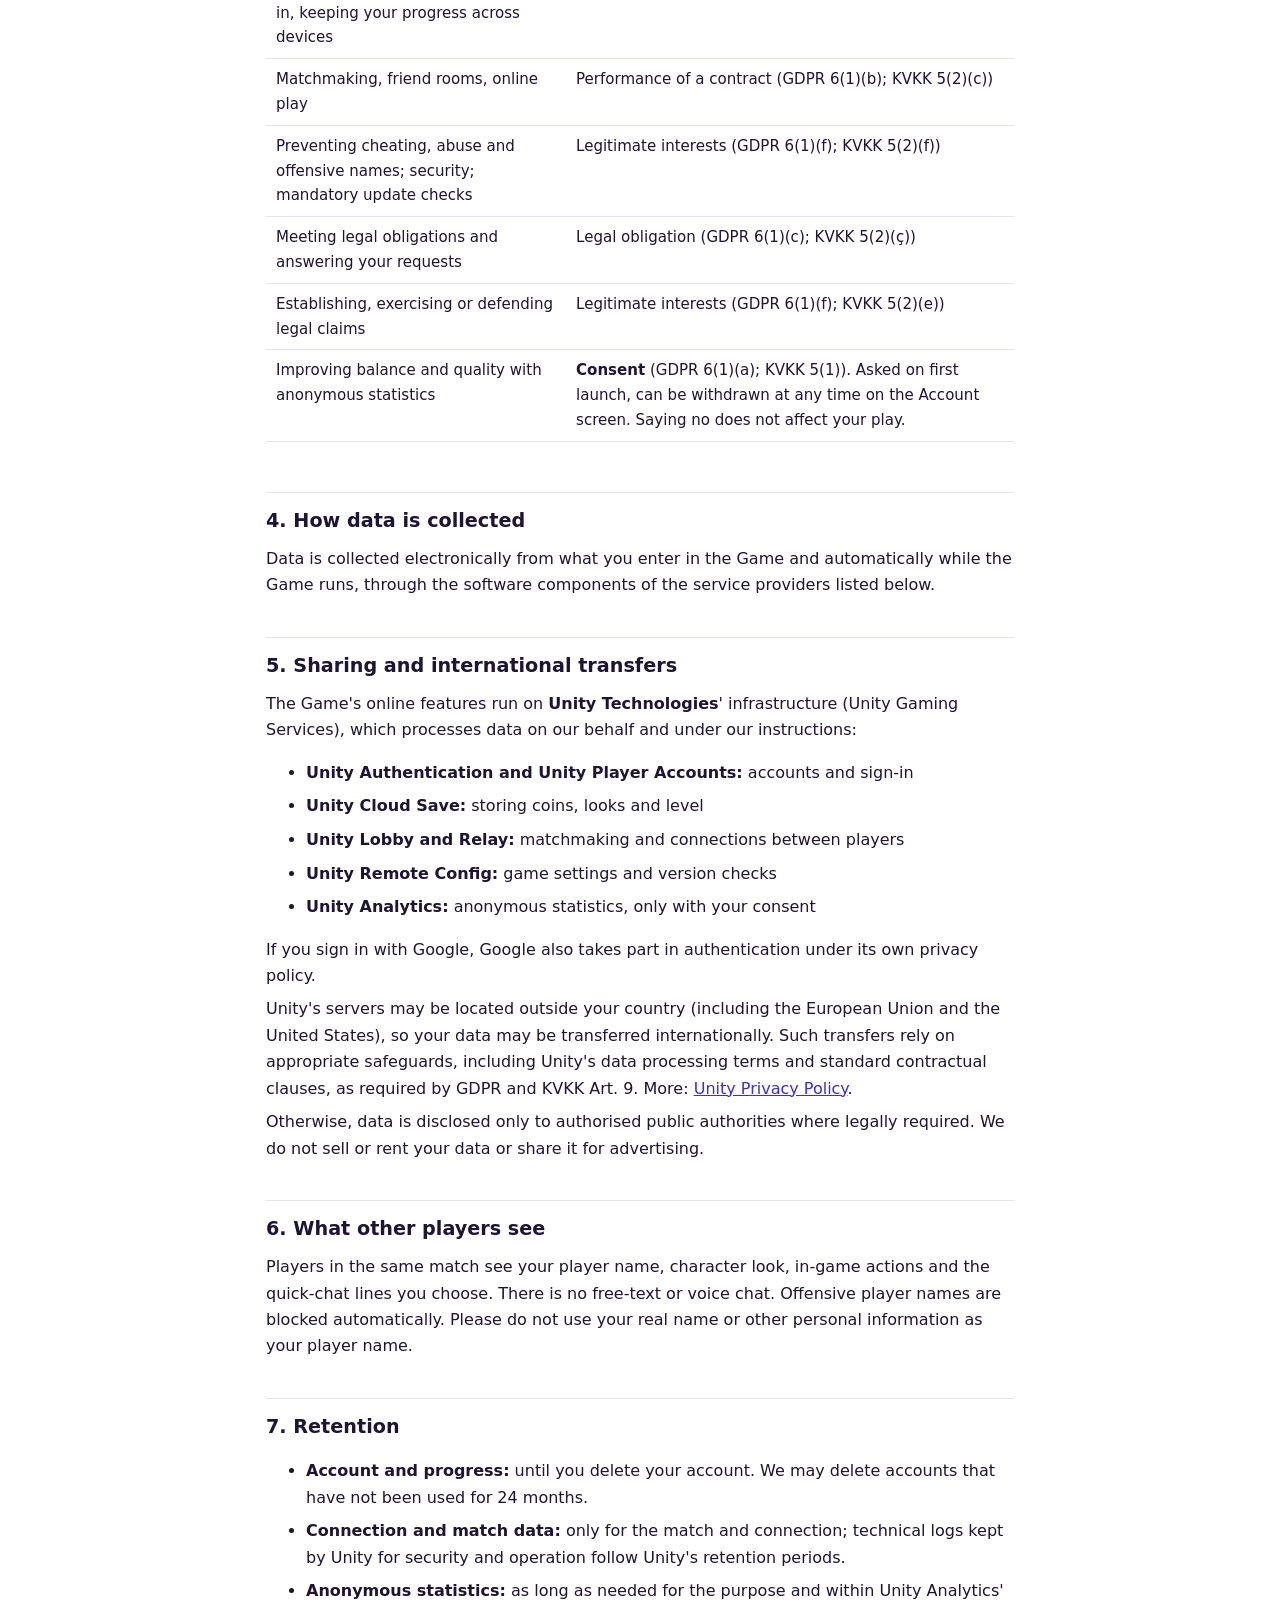
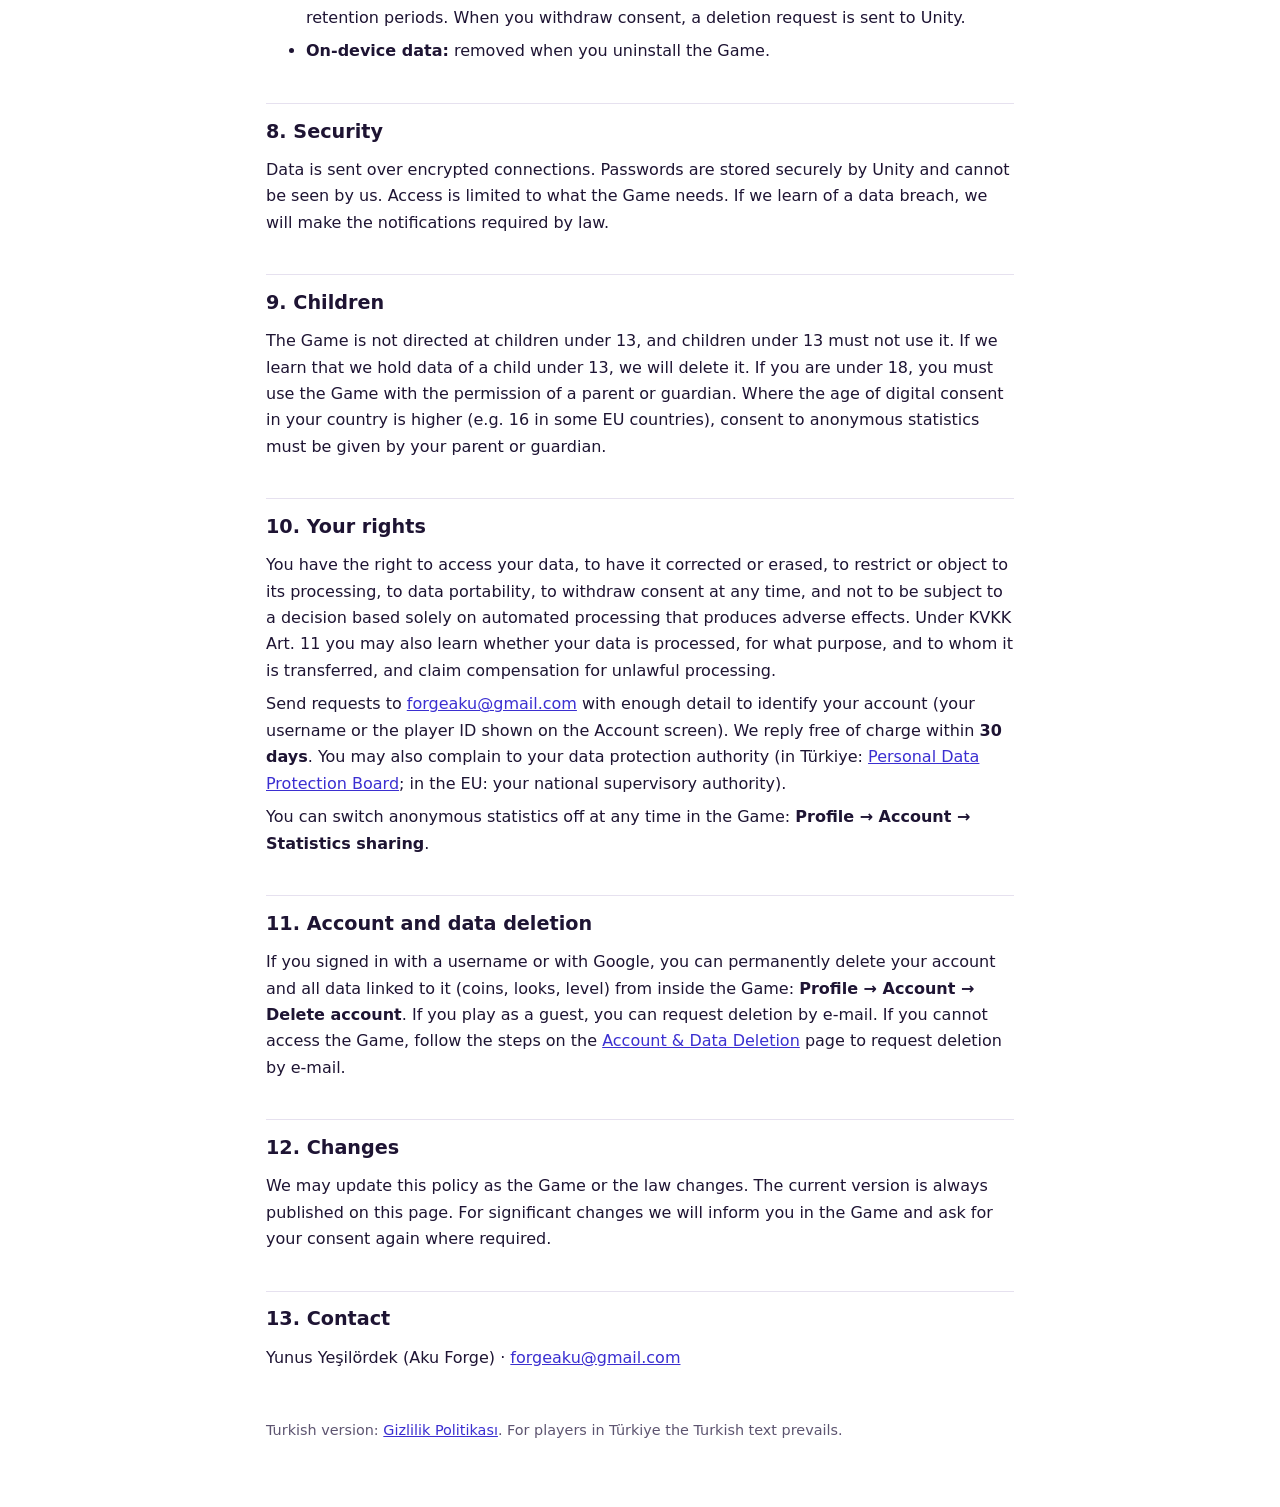
<file: privacy.html>
<!doctype html>
<html lang="en">
<head>
<meta charset="utf-8">
<meta name="viewport" content="width=device-width, initial-scale=1">
<title>Nine Lives – Privacy Policy</title>
<link rel="stylesheet" href="style.css">
</head>
<body>
<main>
<header class="top"><a href="index.html">← Legal</a><a href="gizlilik.html" lang="tr">Türkçe</a></header>
<h1>Privacy Policy</h1>
<p class="meta">Version 1.0 · Effective date: 3 November 2026</p>

<p>This policy explains how your personal data is processed when you use the <strong>Nine Lives</strong> mobile game (the "Game"). It is written to meet the requirements of the Turkish Personal Data Protection Law No. 6698 ("KVKK"), the EU General Data Protection Regulation ("GDPR") and Google Play policies.</p>

<div class="box"><strong>In short:</strong> We process the minimum needed to run the Game. We do not sell your data or share it for advertising. We never ask for your real name, location, contacts, photos, camera or microphone. Anonymous statistics are collected only if you agree. You can delete your account from inside the Game at any time.</div>

<h2>1. Data controller</h2>
<p>The data controller is <strong>Yunus Yeşilördek</strong>, the independent developer who develops and publishes the Game under the name <strong>Aku Forge</strong> ("we"). Aku Forge is not a company but the developer's publishing name. For data protection requests and any questions: <a href="mailto:forgeaku@gmail.com">forgeaku@gmail.com</a></p>

<h2>2. Data we process</h2>
<div class="table-wrap"><table>
<tr><th>Category</th><th>Examples</th><th>When</th></tr>
<tr><td>Identity (game account)</td><td>An anonymous player ID created automatically; the username you choose if you register. We never see your password; it is stored securely by Unity.</td><td>Every player (including guests)</td></tr>
<tr><td>Contact</td><td>If you use "Continue with Google": your Google account e-mail address and account ID, via Unity Player Accounts</td><td>Only with Google sign-in</td></tr>
<tr><td>In-game profile</td><td>Your player name and character look</td><td>Every player</td></tr>
<tr><td>Game progress</td><td>Coins, owned looks, experience points and level</td><td>Every player</td></tr>
<tr><td>Network</td><td>IP address and connection data, game version, platform</td><td>While online features are used</td></tr>
<tr><td>Match data</td><td>Your character's position and actions, chores done, quick-chat lines you choose</td><td>During a match only; not stored</td></tr>
<tr><td>Anonymous statistics</td><td>Match length, win/loss, map, role, mode, chores and catches, level; device model, operating system, country (estimated from IP), session length, installation ID</td><td><strong>Only with your consent</strong></td></tr>
<tr><td>On-device data</td><td>Settings, last map, your stats, daily reward and quest progress, your consent choices</td><td>Stays on your device</td></tr>
</table></div>
<p>The Game does <strong>not</strong> ask for or collect your real name, phone number, precise location, contacts, photos, camera or microphone. The Game currently takes no payments and contains no in-app purchases or third-party ad networks; if either is added, this policy will be updated beforehand. No special categories of personal data are processed.</p>

<h2>3. Purposes and legal bases</h2>
<div class="table-wrap"><table>
<tr><th>Purpose</th><th>Legal basis (GDPR Art. 6 / KVKK Art. 5)</th></tr>
<tr><td>Creating your account, signing you in, keeping your progress across devices</td><td>Performance of a contract (GDPR 6(1)(b); KVKK 5(2)(c))</td></tr>
<tr><td>Matchmaking, friend rooms, online play</td><td>Performance of a contract (GDPR 6(1)(b); KVKK 5(2)(c))</td></tr>
<tr><td>Preventing cheating, abuse and offensive names; security; mandatory update checks</td><td>Legitimate interests (GDPR 6(1)(f); KVKK 5(2)(f))</td></tr>
<tr><td>Meeting legal obligations and answering your requests</td><td>Legal obligation (GDPR 6(1)(c); KVKK 5(2)(ç))</td></tr>
<tr><td>Establishing, exercising or defending legal claims</td><td>Legitimate interests (GDPR 6(1)(f); KVKK 5(2)(e))</td></tr>
<tr><td>Improving balance and quality with anonymous statistics</td><td><strong>Consent</strong> (GDPR 6(1)(a); KVKK 5(1)). Asked on first launch, can be withdrawn at any time on the Account screen. Saying no does not affect your play.</td></tr>
</table></div>

<h2>4. How data is collected</h2>
<p>Data is collected electronically from what you enter in the Game and automatically while the Game runs, through the software components of the service providers listed below.</p>

<h2>5. Sharing and international transfers</h2>
<p>The Game's online features run on <strong>Unity Technologies</strong>' infrastructure (Unity Gaming Services), which processes data on our behalf and under our instructions:</p>
<ul>
  <li><strong>Unity Authentication and Unity Player Accounts:</strong> accounts and sign-in</li>
  <li><strong>Unity Cloud Save:</strong> storing coins, looks and level</li>
  <li><strong>Unity Lobby and Relay:</strong> matchmaking and connections between players</li>
  <li><strong>Unity Remote Config:</strong> game settings and version checks</li>
  <li><strong>Unity Analytics:</strong> anonymous statistics, only with your consent</li>
</ul>
<p>If you sign in with Google, Google also takes part in authentication under its own privacy policy.</p>
<p>Unity's servers may be located outside your country (including the European Union and the United States), so your data may be transferred internationally. Such transfers rely on appropriate safeguards, including Unity's data processing terms and standard contractual clauses, as required by GDPR and KVKK Art. 9. More: <a href="https://unity.com/legal/privacy-policy">Unity Privacy Policy</a>.</p>
<p>Otherwise, data is disclosed only to authorised public authorities where legally required. We do not sell or rent your data or share it for advertising.</p>

<h2>6. What other players see</h2>
<p>Players in the same match see your player name, character look, in-game actions and the quick-chat lines you choose. There is no free-text or voice chat. Offensive player names are blocked automatically. Please do not use your real name or other personal information as your player name.</p>

<h2>7. Retention</h2>
<ul>
  <li><strong>Account and progress:</strong> until you delete your account. We may delete accounts that have not been used for 24 months.</li>
  <li><strong>Connection and match data:</strong> only for the match and connection; technical logs kept by Unity for security and operation follow Unity's retention periods.</li>
  <li><strong>Anonymous statistics:</strong> as long as needed for the purpose and within Unity Analytics' retention periods. When you withdraw consent, a deletion request is sent to Unity.</li>
  <li><strong>On-device data:</strong> removed when you uninstall the Game.</li>
</ul>

<h2>8. Security</h2>
<p>Data is sent over encrypted connections. Passwords are stored securely by Unity and cannot be seen by us. Access is limited to what the Game needs. If we learn of a data breach, we will make the notifications required by law.</p>

<h2>9. Children</h2>
<p>The Game is not directed at children under 13, and children under 13 must not use it. If we learn that we hold data of a child under 13, we will delete it. If you are under 18, you must use the Game with the permission of a parent or guardian. Where the age of digital consent in your country is higher (e.g. 16 in some EU countries), consent to anonymous statistics must be given by your parent or guardian.</p>

<h2>10. Your rights</h2>
<p>You have the right to access your data, to have it corrected or erased, to restrict or object to its processing, to data portability, to withdraw consent at any time, and not to be subject to a decision based solely on automated processing that produces adverse effects. Under KVKK Art. 11 you may also learn whether your data is processed, for what purpose, and to whom it is transferred, and claim compensation for unlawful processing.</p>
<p>Send requests to <a href="mailto:forgeaku@gmail.com">forgeaku@gmail.com</a> with enough detail to identify your account (your username or the player ID shown on the Account screen). We reply free of charge within <strong>30 days</strong>. You may also complain to your data protection authority (in Türkiye: <a href="https://www.kvkk.gov.tr">Personal Data Protection Board</a>; in the EU: your national supervisory authority).</p>
<p>You can switch anonymous statistics off at any time in the Game: <strong>Profile → Account → Statistics sharing</strong>.</p>

<h2>11. Account and data deletion</h2>
<p>If you signed in with a username or with Google, you can permanently delete your account and all data linked to it (coins, looks, level) from inside the Game: <strong>Profile → Account → Delete account</strong>. If you play as a guest, you can request deletion by e-mail. If you cannot access the Game, follow the steps on the <a href="account-deletion.html">Account &amp; Data Deletion</a> page to request deletion by e-mail.</p>

<h2>12. Changes</h2>
<p>We may update this policy as the Game or the law changes. The current version is always published on this page. For significant changes we will inform you in the Game and ask for your consent again where required.</p>

<h2>13. Contact</h2>
<p>Yunus Yeşilördek (Aku Forge) · <a href="mailto:forgeaku@gmail.com">forgeaku@gmail.com</a></p>

<footer>Turkish version: <a href="gizlilik.html">Gizlilik Politikası</a>. For players in Türkiye the Turkish text prevails.</footer>
</main>
</body>
</html>
</file>
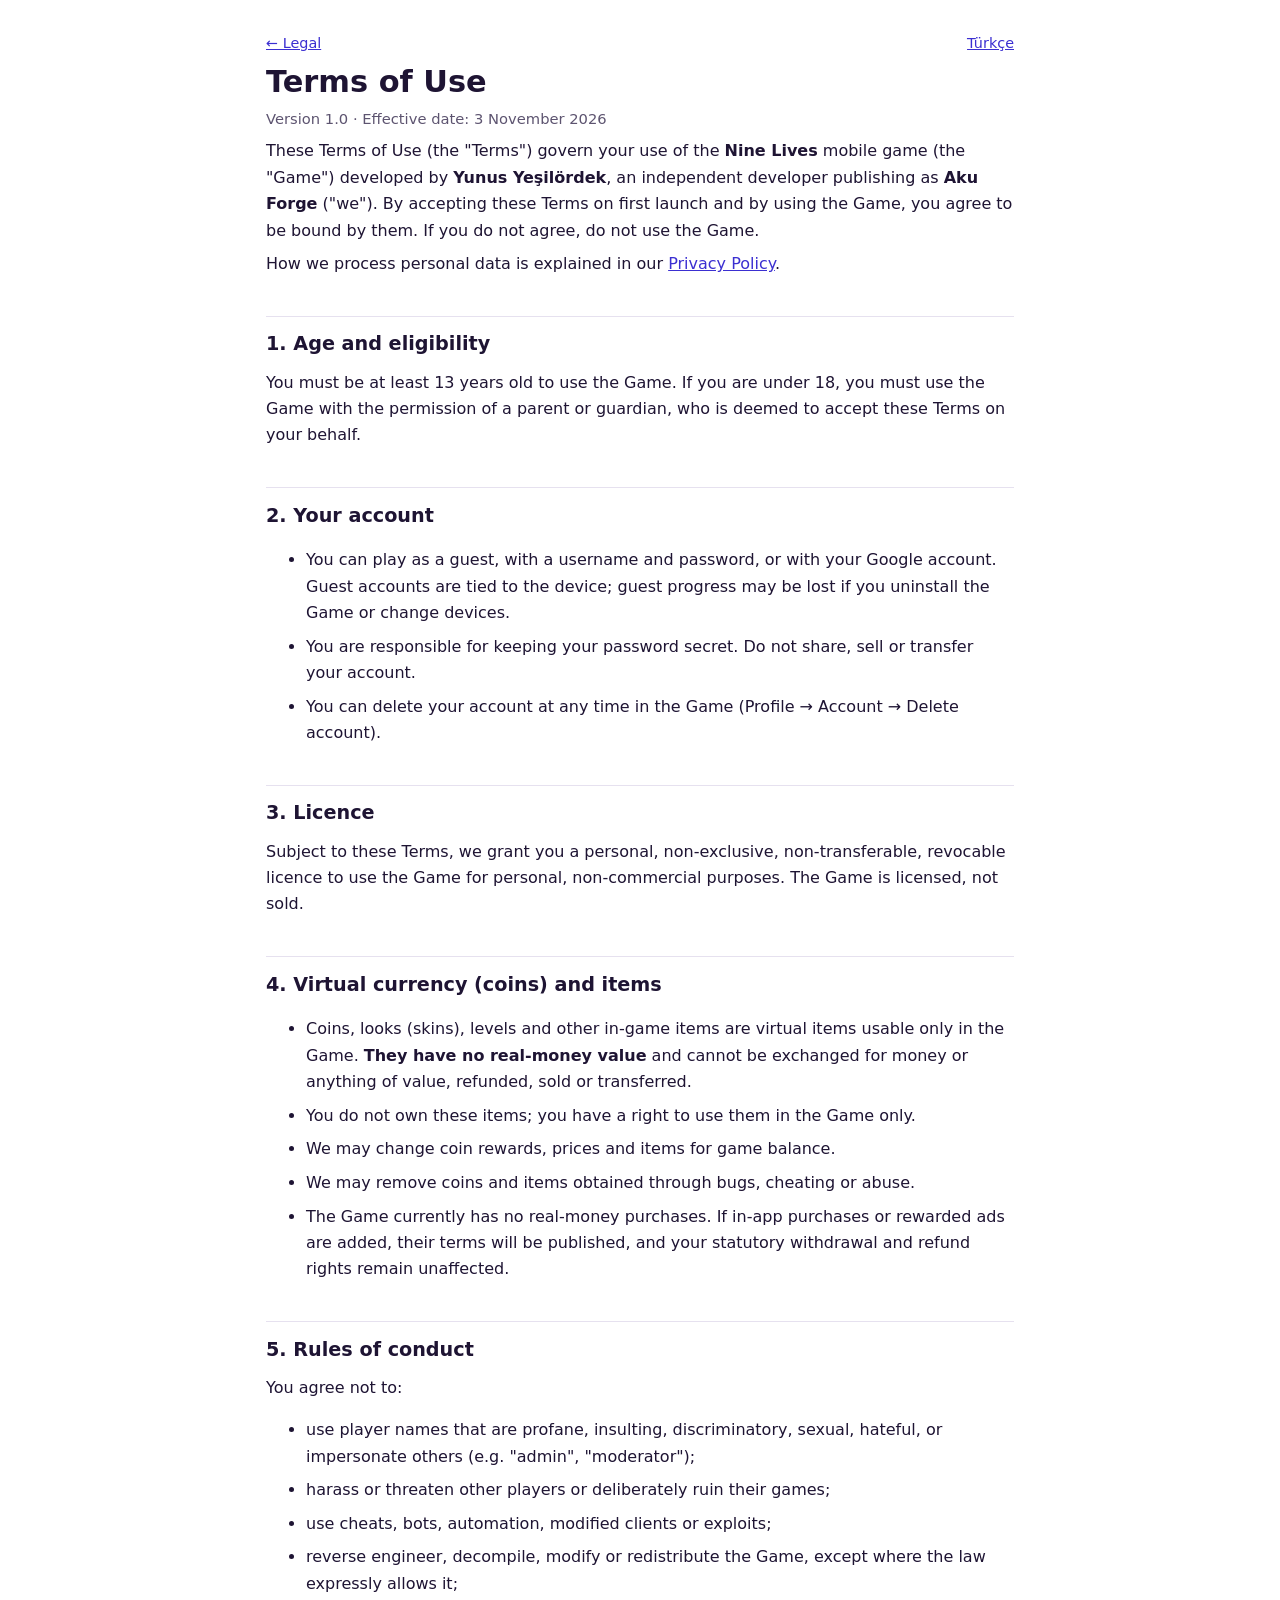
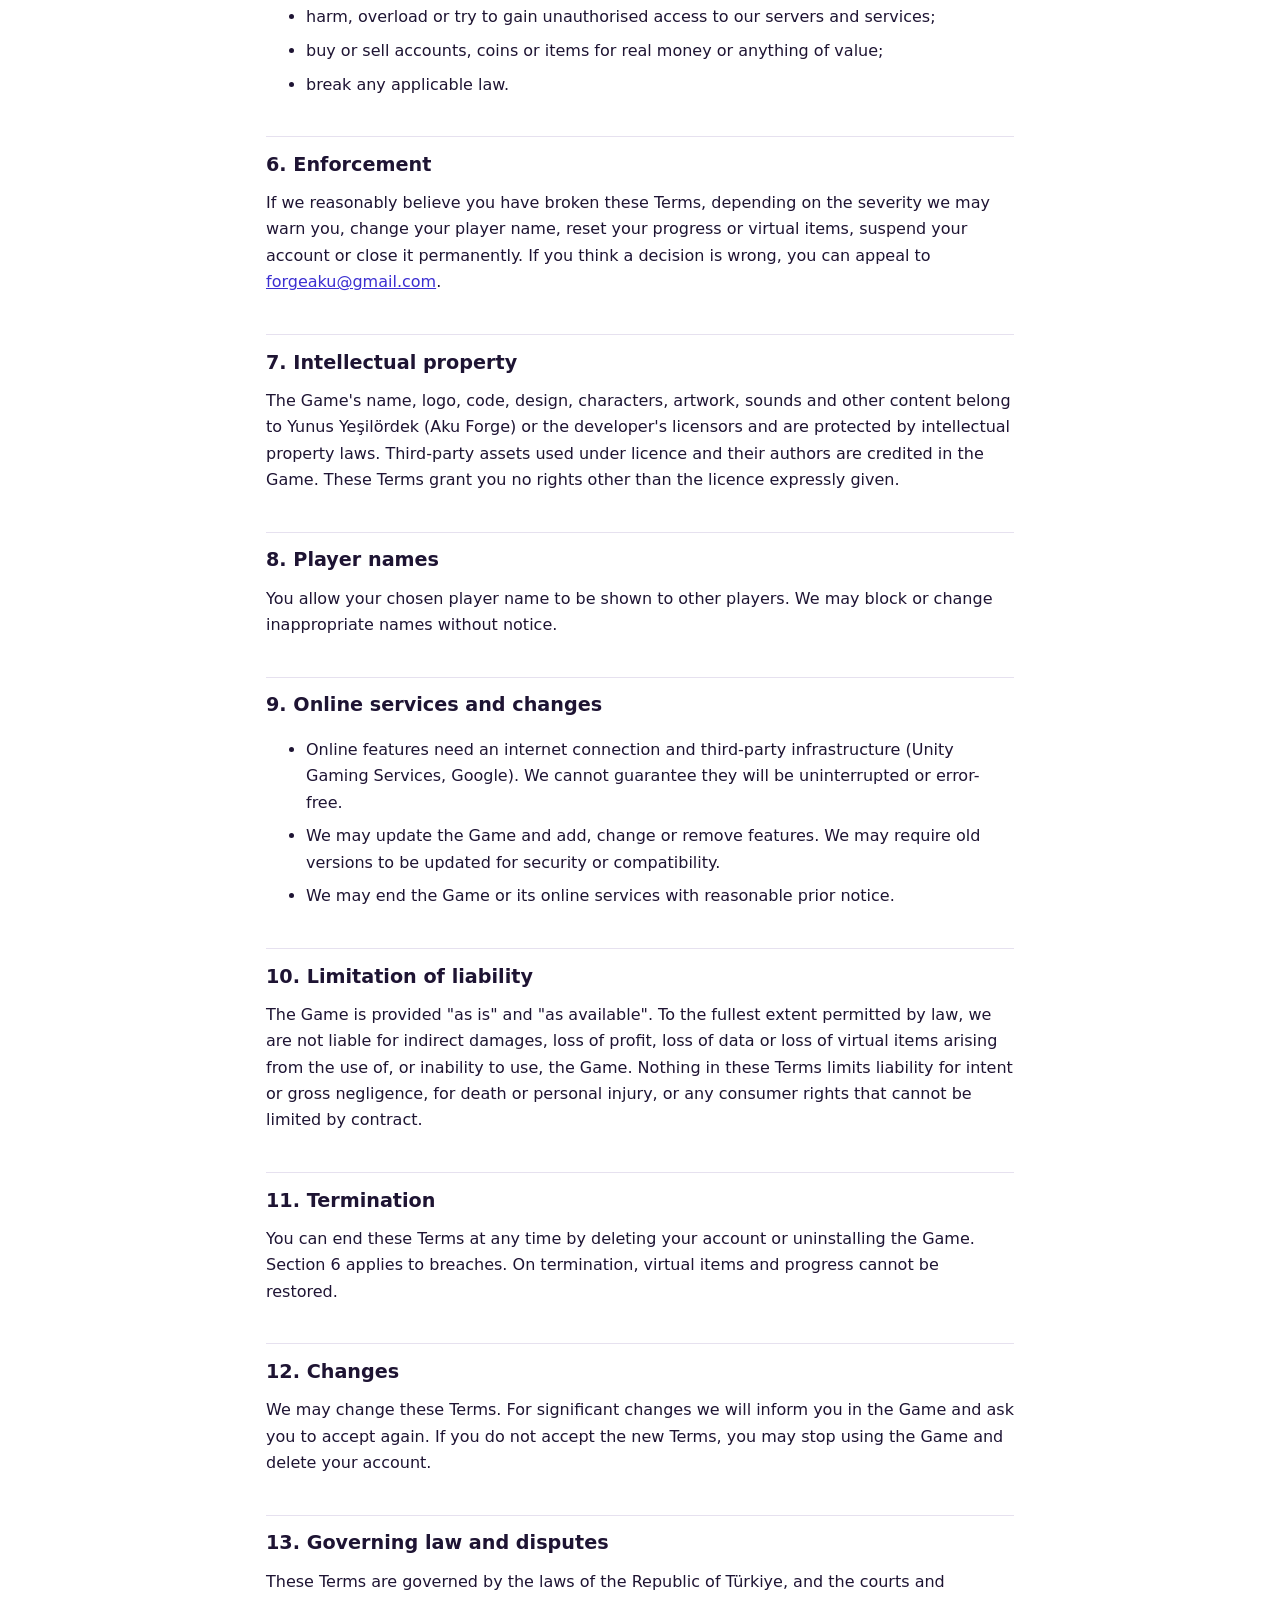
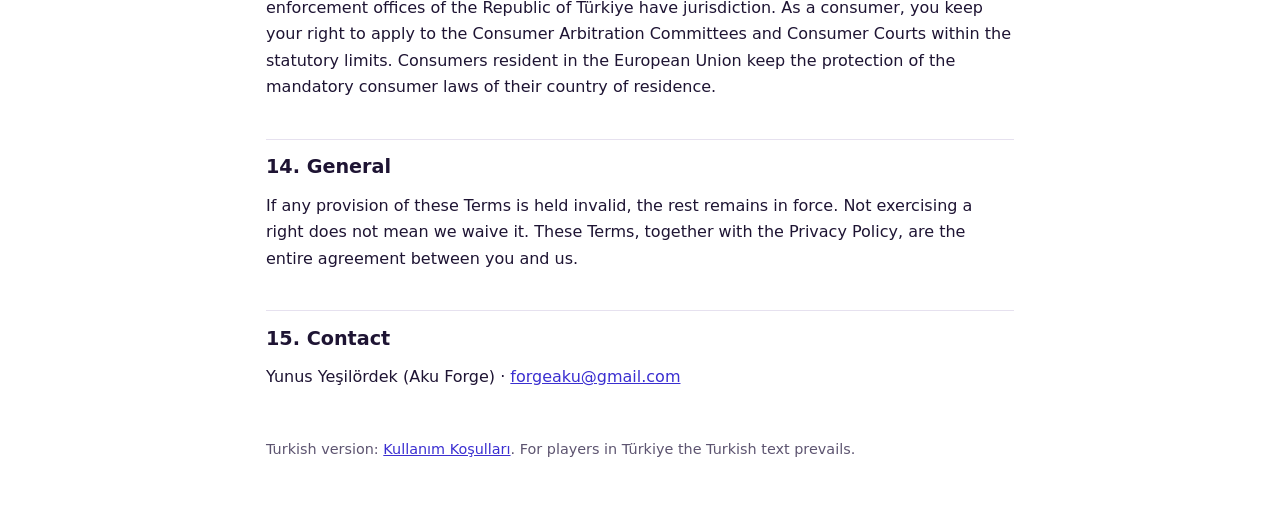
<file: terms.html>
<!doctype html>
<html lang="en">
<head>
<meta charset="utf-8">
<meta name="viewport" content="width=device-width, initial-scale=1">
<title>Nine Lives – Terms of Use</title>
<link rel="stylesheet" href="style.css">
</head>
<body>
<main>
<header class="top"><a href="index.html">← Legal</a><a href="kosullar.html" lang="tr">Türkçe</a></header>
<h1>Terms of Use</h1>
<p class="meta">Version 1.0 · Effective date: 3 November 2026</p>

<p>These Terms of Use (the "Terms") govern your use of the <strong>Nine Lives</strong> mobile game (the "Game") developed by <strong>Yunus Yeşilördek</strong>, an independent developer publishing as <strong>Aku Forge</strong> ("we"). By accepting these Terms on first launch and by using the Game, you agree to be bound by them. If you do not agree, do not use the Game.</p>
<p>How we process personal data is explained in our <a href="privacy.html">Privacy Policy</a>.</p>

<h2>1. Age and eligibility</h2>
<p>You must be at least 13 years old to use the Game. If you are under 18, you must use the Game with the permission of a parent or guardian, who is deemed to accept these Terms on your behalf.</p>

<h2>2. Your account</h2>
<ul>
  <li>You can play as a guest, with a username and password, or with your Google account. Guest accounts are tied to the device; guest progress may be lost if you uninstall the Game or change devices.</li>
  <li>You are responsible for keeping your password secret. Do not share, sell or transfer your account.</li>
  <li>You can delete your account at any time in the Game (Profile → Account → Delete account).</li>
</ul>

<h2>3. Licence</h2>
<p>Subject to these Terms, we grant you a personal, non-exclusive, non-transferable, revocable licence to use the Game for personal, non-commercial purposes. The Game is licensed, not sold.</p>

<h2>4. Virtual currency (coins) and items</h2>
<ul>
  <li>Coins, looks (skins), levels and other in-game items are virtual items usable only in the Game. <strong>They have no real-money value</strong> and cannot be exchanged for money or anything of value, refunded, sold or transferred.</li>
  <li>You do not own these items; you have a right to use them in the Game only.</li>
  <li>We may change coin rewards, prices and items for game balance.</li>
  <li>We may remove coins and items obtained through bugs, cheating or abuse.</li>
  <li>The Game currently has no real-money purchases. If in-app purchases or rewarded ads are added, their terms will be published, and your statutory withdrawal and refund rights remain unaffected.</li>
</ul>

<h2>5. Rules of conduct</h2>
<p>You agree not to:</p>
<ul>
  <li>use player names that are profane, insulting, discriminatory, sexual, hateful, or impersonate others (e.g. "admin", "moderator");</li>
  <li>harass or threaten other players or deliberately ruin their games;</li>
  <li>use cheats, bots, automation, modified clients or exploits;</li>
  <li>reverse engineer, decompile, modify or redistribute the Game, except where the law expressly allows it;</li>
  <li>harm, overload or try to gain unauthorised access to our servers and services;</li>
  <li>buy or sell accounts, coins or items for real money or anything of value;</li>
  <li>break any applicable law.</li>
</ul>

<h2>6. Enforcement</h2>
<p>If we reasonably believe you have broken these Terms, depending on the severity we may warn you, change your player name, reset your progress or virtual items, suspend your account or close it permanently. If you think a decision is wrong, you can appeal to <a href="mailto:forgeaku@gmail.com">forgeaku@gmail.com</a>.</p>

<h2>7. Intellectual property</h2>
<p>The Game's name, logo, code, design, characters, artwork, sounds and other content belong to Yunus Yeşilördek (Aku Forge) or the developer's licensors and are protected by intellectual property laws. Third-party assets used under licence and their authors are credited in the Game. These Terms grant you no rights other than the licence expressly given.</p>

<h2>8. Player names</h2>
<p>You allow your chosen player name to be shown to other players. We may block or change inappropriate names without notice.</p>

<h2>9. Online services and changes</h2>
<ul>
  <li>Online features need an internet connection and third-party infrastructure (Unity Gaming Services, Google). We cannot guarantee they will be uninterrupted or error-free.</li>
  <li>We may update the Game and add, change or remove features. We may require old versions to be updated for security or compatibility.</li>
  <li>We may end the Game or its online services with reasonable prior notice.</li>
</ul>

<h2>10. Limitation of liability</h2>
<p>The Game is provided "as is" and "as available". To the fullest extent permitted by law, we are not liable for indirect damages, loss of profit, loss of data or loss of virtual items arising from the use of, or inability to use, the Game. Nothing in these Terms limits liability for intent or gross negligence, for death or personal injury, or any consumer rights that cannot be limited by contract.</p>

<h2>11. Termination</h2>
<p>You can end these Terms at any time by deleting your account or uninstalling the Game. Section 6 applies to breaches. On termination, virtual items and progress cannot be restored.</p>

<h2>12. Changes</h2>
<p>We may change these Terms. For significant changes we will inform you in the Game and ask you to accept again. If you do not accept the new Terms, you may stop using the Game and delete your account.</p>

<h2>13. Governing law and disputes</h2>
<p>These Terms are governed by the laws of the Republic of Türkiye, and the courts and enforcement offices of the Republic of Türkiye have jurisdiction. As a consumer, you keep your right to apply to the Consumer Arbitration Committees and Consumer Courts within the statutory limits. Consumers resident in the European Union keep the protection of the mandatory consumer laws of their country of residence.</p>

<h2>14. General</h2>
<p>If any provision of these Terms is held invalid, the rest remains in force. Not exercising a right does not mean we waive it. These Terms, together with the Privacy Policy, are the entire agreement between you and us.</p>

<h2>15. Contact</h2>
<p>Yunus Yeşilördek (Aku Forge) · <a href="mailto:forgeaku@gmail.com">forgeaku@gmail.com</a></p>

<footer>Turkish version: <a href="kosullar.html">Kullanım Koşulları</a>. For players in Türkiye the Turkish text prevails.</footer>
</main>
</body>
</html>
</file>
<file: style.css>
:root {
  --ink: #1e1433; --muted: #5d5470; --line: #e6e1ef; --accent: #3b2fd1; --bg: #ffffff; --soft: #f6f4fb;
}
@media (prefers-color-scheme: dark) {
  :root { --ink: #ece9f5; --muted: #b3abc7; --line: #2f2944; --accent: #9d95ff; --bg: #14101f; --soft: #1c1729; }
}
* { box-sizing: border-box; }
body { margin: 0; background: var(--bg); color: var(--ink); font: 16px/1.65 system-ui, -apple-system, "Segoe UI", Roboto, sans-serif; }
main { max-width: 780px; margin: 0 auto; padding: 32px 16px 64px; }
header.top { display: flex; justify-content: space-between; align-items: center; gap: 12px; flex-wrap: wrap; margin-bottom: 8px; }
header.top a { font-size: .9em; }
h1 { font-size: 1.9em; line-height: 1.2; margin: 8px 0 4px; }
h2 { font-size: 1.2em; margin: 2em 0 .5em; padding-top: .6em; border-top: 1px solid var(--line); }
h3 { font-size: 1.02em; margin: 1.3em 0 .4em; }
p, li { margin: .45em 0; }
a { color: var(--accent); }
.meta { color: var(--muted); font-size: .92em; }
.box { background: var(--soft); border: 1px solid var(--line); border-radius: 10px; padding: 14px 16px; margin: 16px 0; }
table { width: 100%; border-collapse: collapse; margin: 12px 0; font-size: .94em; }
th, td { text-align: left; vertical-align: top; padding: 8px 10px; border-bottom: 1px solid var(--line); }
th { background: var(--soft); }
.table-wrap { overflow-x: auto; }
nav.toc ol { padding-left: 1.2em; }
.cards { display: grid; gap: 12px; grid-template-columns: repeat(auto-fit, minmax(220px, 1fr)); margin: 20px 0; }
.cards a { display: block; padding: 16px; border: 1px solid var(--line); border-radius: 10px; background: var(--soft); text-decoration: none; color: var(--ink); }
.cards a strong { display: block; color: var(--accent); margin-bottom: 4px; }
footer { margin-top: 48px; color: var(--muted); font-size: .9em; }
</file>
